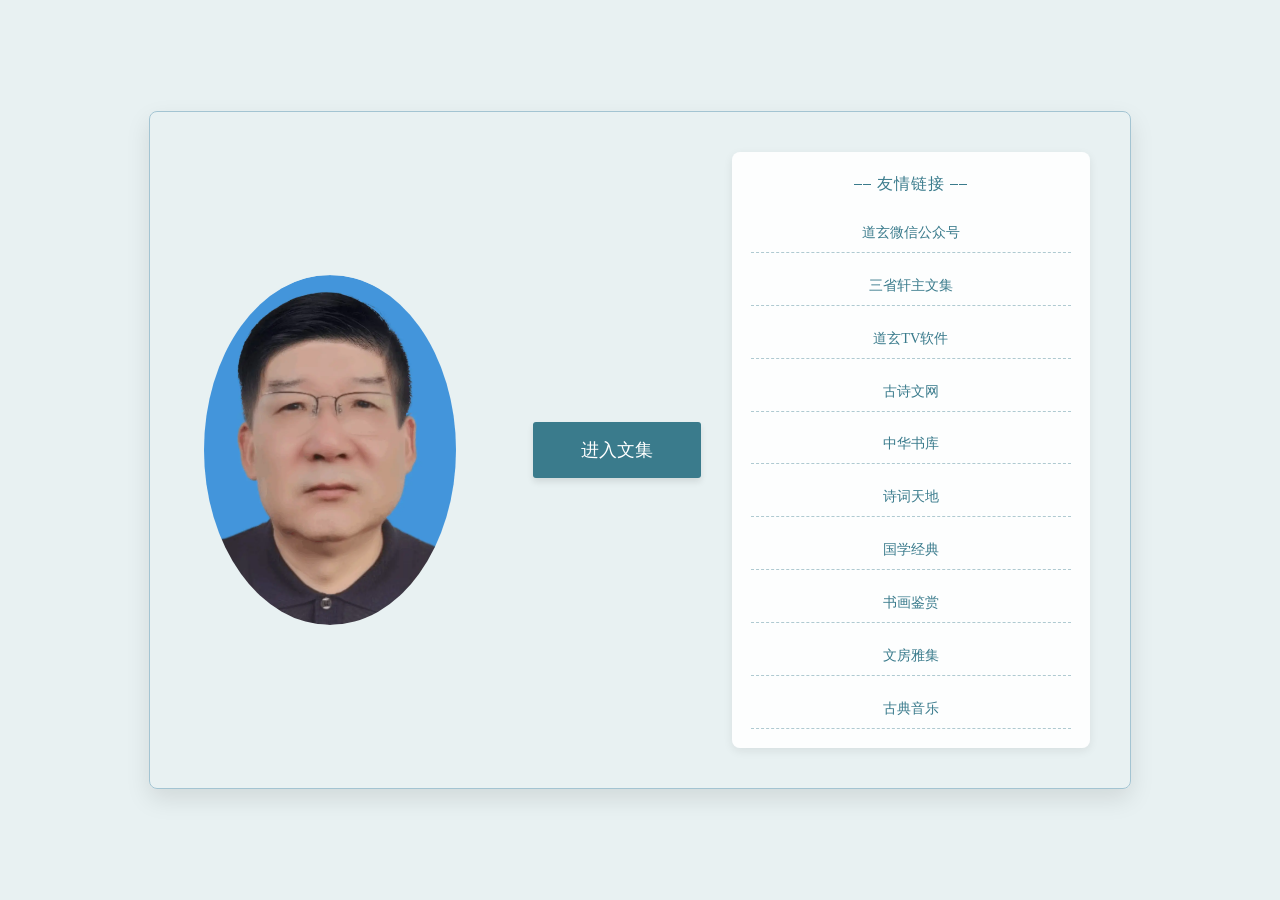
<file: index.html>
<!DOCTYPE html>
<html lang="zh-CN">
<head>
    <meta charset="UTF-8">
    <meta name="viewport" content="width=device-width, initial-scale=1.0">
    <meta name="description" content="道玄文集 - 古典诗词与散文杂记">
    <link rel="icon" href="data:image/svg+xml,<svg xmlns='http://www.w3.org/2000/svg'   viewBox='0 0 100 100'><text y='.9em' font-size='90' fill='%235a3921'>📜</text></svg>">
    <title>道玄文集</title>
    <link rel="stylesheet" href="style.css">
<!-- 百度统计代码（异步加载，不阻塞页面渲染） -->
<script async src="https://hm.baidu.com/hm.js?35b5524e050763995511f80570ae121c"></script>
    <link rel="stylesheet" href="cover.css">
</head>
<body>
    <div class="book-cover" id="bookCover">
        <div class="front-cover">
            <!-- 作者照片 -->
            <div class="author-portrait"></div>
            
            <!-- 进入文集按钮 -->
            <button class="open-book" onclick="navigateWithAnimation()">进入文集</button>
            
            <!-- 友情链接区域 -->
            <div class="links-section">
                <div class="links-title">⎯⎯ 友情链接 ⎯⎯</div>
                <div class="friend-links-grid">                  
                    <a href="https://mp.weixin.qq.com/mp/appmsgalbum?__biz=Mzk0ODc1MzcxMg==&action=getalbum&album_id=4070727578921992197#wechat_redirect"  target="_blank">道玄微信公众号</a>
                    <a href="https://6948.kstore.space/ckn/feiye.html"  target="_blank">三省轩主文集</a>
                    <a href="https://6948.kstore.space/app/index.html"  target="_blank">道玄TV软件</a>
                    <a href="https://www.gushiwen.org/"  target="_blank">古诗文网</a>
                    <a href="https://www.zhonghuashu.com/"  target="_blank">中华书库</a>
                    <a href="#" target="_blank">诗词天地</a>
                    <a href="#" target="_blank">国学经典</a>
                    <a href="#" target="_blank">书画鉴赏</a>
                    <a href="#" target="_blank">文房雅集</a>
                    <a href="#" target="_blank">古典音乐</a>
                </div>
            </div>
        </div>
    </div>
 
    <script>
        // PWA支持 
        if('serviceWorker' in navigator) {
            navigator.serviceWorker.register('sw.js?ver=1.0');    
        }
        
        // 翻页动画导航 
        function navigateWithAnimation() {
            document.getElementById('bookCover').classList.add('opened');   
            setTimeout(() => {
                window.location.href  = "index1.html";   
            }, 800);
        }
    </script>
</body>
</html>
</file>
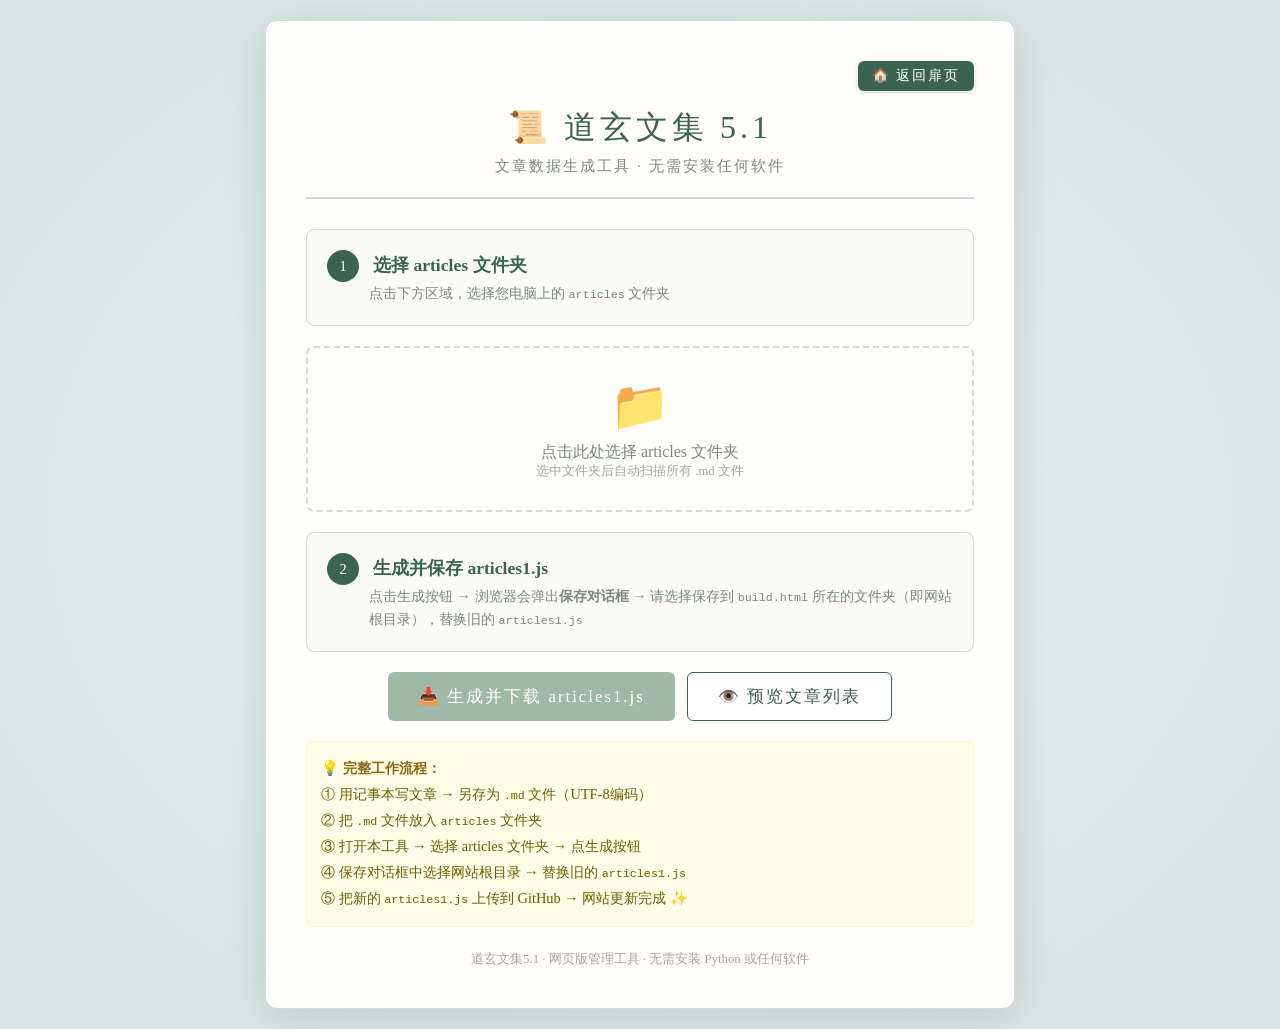
<file: build.html>
<!DOCTYPE html>
<html lang="zh-CN">
<head>
    <meta charset="UTF-8">
    <meta name="viewport" content="width=device-width, initial-scale=1.0">
    <title>道玄文集5.1 - 文章管理工具</title>
    <style>
        :root {
            --rice: #FFFEFC; --ink: #5A4A3F; --bamboo: #3A6351;
            --celadon: #E8F1F2; --border: #D1D9D9; --gold: #8B6914;
        }
        * { margin: 0; padding: 0; box-sizing: border-box; }
        body {
            font-family: "楷体", "STKaiti", "KaiTi", serif;
            background: var(--celadon);
            color: var(--ink);
            min-height: 100vh;
            display: flex; justify-content: center; align-items: center;
            padding: 20px;
            background-image: radial-gradient(ellipse at center, #E8F1F2 0%, #D5E3E0 100%);
        }
        .container {
            background: var(--rice); border-radius: 12px;
            box-shadow: 0 8px 40px rgba(0,0,0,0.12);
            border: 1px solid var(--border);
            max-width: 750px; width: 100%; padding: 40px;
        }
        
        /* 修改：返回扉页按钮样式（移入容器内） */
        .back-home-link {
            text-align: right; /* 靠右对齐 */
            margin-bottom: 15px; /* 与下方标题保持距离 */
        }
        .back-home-link .btn {
            padding: 6px 14px;
            font-size: 0.85em;
            background: var(--bamboo);
            color: white;
            border-radius: 6px;
            box-shadow: 0 2px 5px rgba(58,99,81,0.2);
            transition: all 0.3s;
            border: none;
            cursor: pointer;
            text-decoration: none;
            display: inline-block;
        }
        .back-home-link .btn:hover {
            background: #2E5040;
            transform: translateY(-1px);
        }

        .header {
            text-align: center; margin-bottom: 30px;
            border-bottom: 2px solid var(--border); padding-bottom: 20px;
        }
        .header h1 {
            color: var(--bamboo); font-size: 2em;
            font-weight: normal; letter-spacing: 4px; margin-bottom: 6px;
        }
        .header .subtitle { color: #7A8B7B; font-size: 0.95em; letter-spacing: 2px; }
        .step-card {
            background: #FAFAF7; border: 1px solid var(--border);
            border-radius: 8px; padding: 20px; margin-bottom: 16px;
        }
        .step-num {
            display: inline-block; width: 32px; height: 32px; line-height: 32px;
            text-align: center; background: var(--bamboo); color: white;
            border-radius: 50%; margin-right: 10px; font-size: 0.9em;
        }
        .step-title { font-size: 1.1em; color: var(--bamboo); margin-bottom: 8px; font-weight: bold; }
        .step-desc { color: #7A8B7B; font-size: 0.9em; line-height: 1.6; margin-left: 42px; }
        .file-input-area {
            border: 2px dashed var(--border); border-radius: 8px;
            padding: 30px; text-align: center; margin: 20px 0;
            cursor: pointer; background: #FDFDFB; transition: all 0.3s;
        }
        .file-input-area:hover { border-color: var(--bamboo); background: #F8FAF8; }
        .file-input-area input[type="file"] { display: none; }
        .btn {
            display: inline-block; padding: 12px 30px; border: none;
            border-radius: 6px; font-family: "楷体", "STKaiti", serif;
            font-size: 1.05em; cursor: pointer; transition: all 0.3s; letter-spacing: 2px;
        }
        .btn-primary {
            background: var(--bamboo); color: white;
            box-shadow: 0 3px 10px rgba(58,99,81,0.3);
        }
        .btn-primary:hover { background: #2E5040; transform: translateY(-1px); }
        .btn-primary:disabled { background: #A0B8A8; cursor: not-allowed; transform: none; box-shadow: none; }
        .btn-outline { background: white; color: var(--bamboo); border: 1px solid var(--bamboo); }
        .btn-outline:hover { background: #F0F5F2; }
        .btn-row { display: flex; gap: 12px; justify-content: center; flex-wrap: wrap; margin-top: 20px; }
        .status {
            text-align: center; padding: 12px; border-radius: 6px;
            margin-top: 16px; font-size: 0.95em; display: none;
        }
        .status.success { display: block; background: #E8F5E9; color: #2E7D32; border: 1px solid #A5D6A7; }
        .status.error { display: block; background: #FFEBEE; color: #C62828; border: 1px solid #EF9A9A; }
        .status.info { display: block; background: #E3F2FD; color: #1565C0; border: 1px solid #90CAF9; }
        .stats { display: grid; grid-template-columns: repeat(3, 1fr); gap: 12px; margin: 16px 0; }
        .stat-item {
            text-align: center; padding: 12px; background: #FDFDFB;
            border-radius: 6px; border: 1px solid var(--border);
        }
        .stat-num { font-size: 1.8em; color: var(--bamboo); font-weight: bold; }
        .stat-label { font-size: 0.85em; color: #7A8B7B; margin-top: 4px; }
        .tips {
            background: #FFFDE7; border: 1px solid #FFF9C4; border-radius: 6px;
            padding: 14px; margin-top: 20px; font-size: 0.9em;
            color: #6D5E00; line-height: 1.8;
        }
        .tips strong { color: #8B6914; }
        .footer { text-align: center; margin-top: 24px; color: #A8A59B; font-size: 0.8em; }
        .copy-area {
            width: 100%; min-height: 200px; max-height: 400px;
            font-family: "Consolas", "Microsoft YaHei", monospace;
            font-size: 0.85em; padding: 16px; border: 1px solid var(--border);
            border-radius: 6px; background: #FDFDFB; resize: vertical;
            display: none; margin-top: 16px;
        }
        .highlight-box {
            background: #E8F5E9; border: 2px solid #4CAF50; border-radius: 8px;
            padding: 16px; margin-top: 16px; text-align: center; display: none;
        }
        .highlight-box .big-icon { font-size: 3em; }
        .highlight-box .msg { font-size: 1.1em; color: #2E7D32; margin: 8px 0; }
        @media (max-width: 600px) {
            .container { padding: 20px; }
            .header h1 { font-size: 1.5em; }
            .stats { grid-template-columns: repeat(3, 1fr); gap: 8px; }
            .stat-num { font-size: 1.3em; }
        }
    </style>
</head>
<body>
    <div class="container">
        <!-- 修改：将按钮移入容器内部，放在标题上方 -->
        <div class="back-home-link">
            <a href="index.html" class="btn">🏠 返回扉页</a>
        </div>

        <div class="header">
            <h1>📜 道玄文集 5.1</h1>
            <div class="subtitle">文章数据生成工具 · 无需安装任何软件</div>
        </div>
        <!-- 步骤1 -->
        <div class="step-card">
            <span class="step-num">1</span>
            <span class="step-title">选择 articles 文件夹</span>
            <div class="step-desc">点击下方区域，选择您电脑上的 <code>articles</code> 文件夹</div>
        </div>
        <div class="file-input-area" id="dropZone" onclick="document.getElementById('folderInput').click()">
            <div style="font-size:3em;">📁</div>
            <div style="margin-top:8px;color:#7A8B7B;">点击此处选择 articles 文件夹</div>
            <div style="font-size:0.8em;color:#A8A59B;">选中文件夹后自动扫描所有 .md 文件</div>
            <input type="file" id="folderInput" webkitdirectory directory multiple>
        </div>
        <!-- 步骤2 -->
        <div class="step-card">
            <span class="step-num">2</span>
            <span class="step-title">生成并保存 articles1.js</span>
            <div class="step-desc">点击生成按钮 → 浏览器会弹出<strong>保存对话框</strong> → 请选择保存到 <code>build.html</code> 所在的文件夹（即网站根目录），替换旧的 <code>articles1.js</code></div>
        </div>
        <!-- 统计面板 -->
        <div class="stats" id="statsPanel" style="display:none;">
            <div class="stat-item">
                <div class="stat-num" id="statTotal">0</div>
                <div class="stat-label">📝 文章总数</div>
            </div>
            <div class="stat-item">
                <div class="stat-num" id="statPoem">0</div>
                <div class="stat-label">📜 诗/词</div>
            </div>
            <div class="stat-item">
                <div class="stat-num" id="statProse">0</div>
                <div class="stat-label">📖 散文/其他</div>
            </div>
        </div>
        <!-- 按钮 -->
        <div class="btn-row">
            <button class="btn btn-primary" id="btnGenerate" disabled onclick="generateAndDownload()">📥 生成并下载 articles1.js</button>
            <button class="btn btn-outline" id="btnPreview" disabled onclick="previewData()">👁️ 预览文章列表</button>
        </div>
        <!-- 状态提示 -->
        <div class="status" id="statusMsg"></div>
        <!-- 下载成功提示 -->
        <div class="highlight-box" id="successBox">
            <div class="big-icon">✅</div>
            <div class="msg"><strong>articles1.js</strong> 已开始下载！</div>
            <div style="color:#666;font-size:0.9em;">📍 请在保存对话框中，选择 <strong>build.html 所在文件夹</strong>（网站根目录）<br>⚠️ 选择"替换"旧文件即可完成更新</div>
        </div>
        <!-- 预览区域 -->
        <div id="previewArea" style="display:none;margin-top:16px;max-height:300px;overflow-y:auto;background:#FDFDFB;border:1px solid var(--border);border-radius:6px;padding:16px;font-size:0.85em;white-space:pre-wrap;font-family:monospace;"></div>
        <!-- 使用提示 -->
        <div class="tips">
            <strong>💡 完整工作流程：</strong><br>
            ① 用记事本写文章 → 另存为 <code>.md</code> 文件（UTF-8编码）<br>
            ② 把 <code>.md</code> 文件放入 <code>articles</code> 文件夹<br>
            ③ 打开本工具 → 选择 articles 文件夹 → 点生成按钮<br>
            ④ 保存对话框中选择网站根目录 → 替换旧的 <code>articles1.js</code><br>
            ⑤ 把新的 <code>articles1.js</code> 上传到 GitHub → 网站更新完成 ✨
        </div>
        <div class="footer">道玄文集5.1 · 网页版管理工具 · 无需安装 Python 或任何软件</div>
    </div>

    <script>
        let scannedArticles = [];
        document.getElementById('folderInput').addEventListener('change', function(e) {
            const files = Array.from(e.target.files);
            if (files.length === 0) return;
            const mdFiles = files.filter(f => f.name.endsWith('.md'));
            if (mdFiles.length === 0) {
                showStatus('error', '⚠️ 所选文件夹中没有找到 .md 文件，请确认选择了正确的 articles 文件夹。');
                return;
            }
            scannedArticles = [];
            let loaded = 0;
            const total = mdFiles.length;
            showStatus('info', `📖 正在读取 ${total} 个文件...`);
            mdFiles.forEach(file => {
                const reader = new FileReader();
                reader.onload = function(ev) {
                    const article = parseMarkdown(file.name, ev.target.result);
                    if (article) scannedArticles.push(article);
                    loaded++;
                    if (loaded === total) {
                        scannedArticles.sort((a, b) => a.filename.localeCompare(b.filename));
                        onScanComplete();
                    }
                };
                reader.readAsText(file);
            });
        });

function parseMarkdown(filename, content) {
    const lines = content.trim().split('\n');
    let title = '', category = '未分类', dateStr = '', bodyLines = [], headerDone = false;
    for (const line of lines) {
        const s = line.trim();
        // 提取一级标题 (# )
        if (s.startsWith('# ') && !title) {
            title = s.substring(2).trim();
            continue;
        }
        // 提取元数据 (> )
        if (s.startsWith('> ') && !headerDone) {
            const meta = s.substring(2).trim();
            const parts = meta.replace('｜', '|').split('|');
            if (parts.length >= 2) {
                category = parts[0].trim();
                dateStr = parts[1].trim();
            } else if (parts.length === 1) {
                category = parts[0].trim();
            }
            headerDone = true;
            continue;
        }
        // 跳过一级标题和元数据之间的空行
        if (!headerDone && !s) continue;
        if (title) {
            headerDone = true;
            // =====================================================
            // 修改点：识别二级标题 (##) 和三级标题 (###)
            // =====================================================
            if (s.startsWith('## ') || s.startsWith('### ')) {
                // 将二级/三级标题转换为 HTML 标签
                if (s.startsWith('## ')) {
                    bodyLines.push(`<h2>${s.substring(3).trim()}</h2>`);
                } else if (s.startsWith('### ')) {
                    bodyLines.push(`<h3>${s.substring(4).trim()}</h3>`);
                }
            } else {
                // 普通正文行
                bodyLines.push(s);
            }
        }
    }
    if (!title) return null;
    return { filename, title, category, date: dateStr, body: bodyLines.join('\n').trim() };
}
        function onScanComplete() {
            const count = scannedArticles.length;
            document.getElementById('btnGenerate').disabled = false;
            document.getElementById('btnPreview').disabled = false;
            document.getElementById('statsPanel').style.display = 'grid';
            document.getElementById('statTotal').textContent = count;
            const poems = scannedArticles.filter(a => a.category.includes('诗') || a.category.includes('词')).length;
            document.getElementById('statPoem').textContent = poems;
            document.getElementById('statProse').textContent = count - poems;
            document.getElementById('successBox').style.display = 'none';
            showStatus('success', `✅ 扫描完成！共 <strong>${count}</strong> 篇文章（诗/词 ${poems} 篇，散文/其他 ${count-poems} 篇）`);
        }

        function generateAndDownload() {
            if (scannedArticles.length === 0) {
                showStatus('error', '❌ 请先选择 articles 文件夹！');
                return;
            }
            const separator = '─'.repeat(22);
            const articleTexts = scannedArticles.map(a => 
                `${a.title}\n${a.category}｜${a.date}\n\n${a.body}`
            );
            const allText = articleTexts.join(`\n${separator}\n`);
            const jsContent = `const articlesData = \`${allText}\`;\n`;
            const blob = new Blob(['\uFEFF' + jsContent], { type: 'application/javascript;charset=utf-8' });
            const url = URL.createObjectURL(blob);
            const a = document.createElement('a');
            a.href = url;
            a.download = 'articles1.js';
            document.body.appendChild(a);
            a.click();
            document.body.removeChild(a);
            URL.revokeObjectURL(url);
            document.getElementById('successBox').style.display = 'block';
            showStatus('success', `🎉 生成成功！共 <strong>${scannedArticles.length}</strong> 篇文章<br>请在保存对话框中选择网站根目录，替换旧的 articles1.js`);
        }

        function previewData() {
            if (scannedArticles.length === 0) {
                showStatus('error', '❌ 请先选择 articles 文件夹！');
                return;
            }
            const previewArea = document.getElementById('previewArea');
            previewArea.style.display = 'block';
            let preview = `📋 文章列表预览（共 ${scannedArticles.length} 篇）\n`;
            preview += '═'.repeat(50) + '\n\n';
            scannedArticles.forEach((a, i) => {
                preview += `[${i+1}] ${a.title}\n`;
                preview += `    类型: ${a.category} | 日期: ${a.date}\n`;
                preview += `    正文: ${a.body.substring(0, 80)}...\n\n`;
            });
            previewArea.textContent = preview;
            previewArea.scrollTop = 0;
        }

        function showStatus(type, message) {
            const el = document.getElementById('statusMsg');
            el.className = 'status ' + type;
            el.innerHTML = message;
        }
    </script>
</body>
</html>
</file>
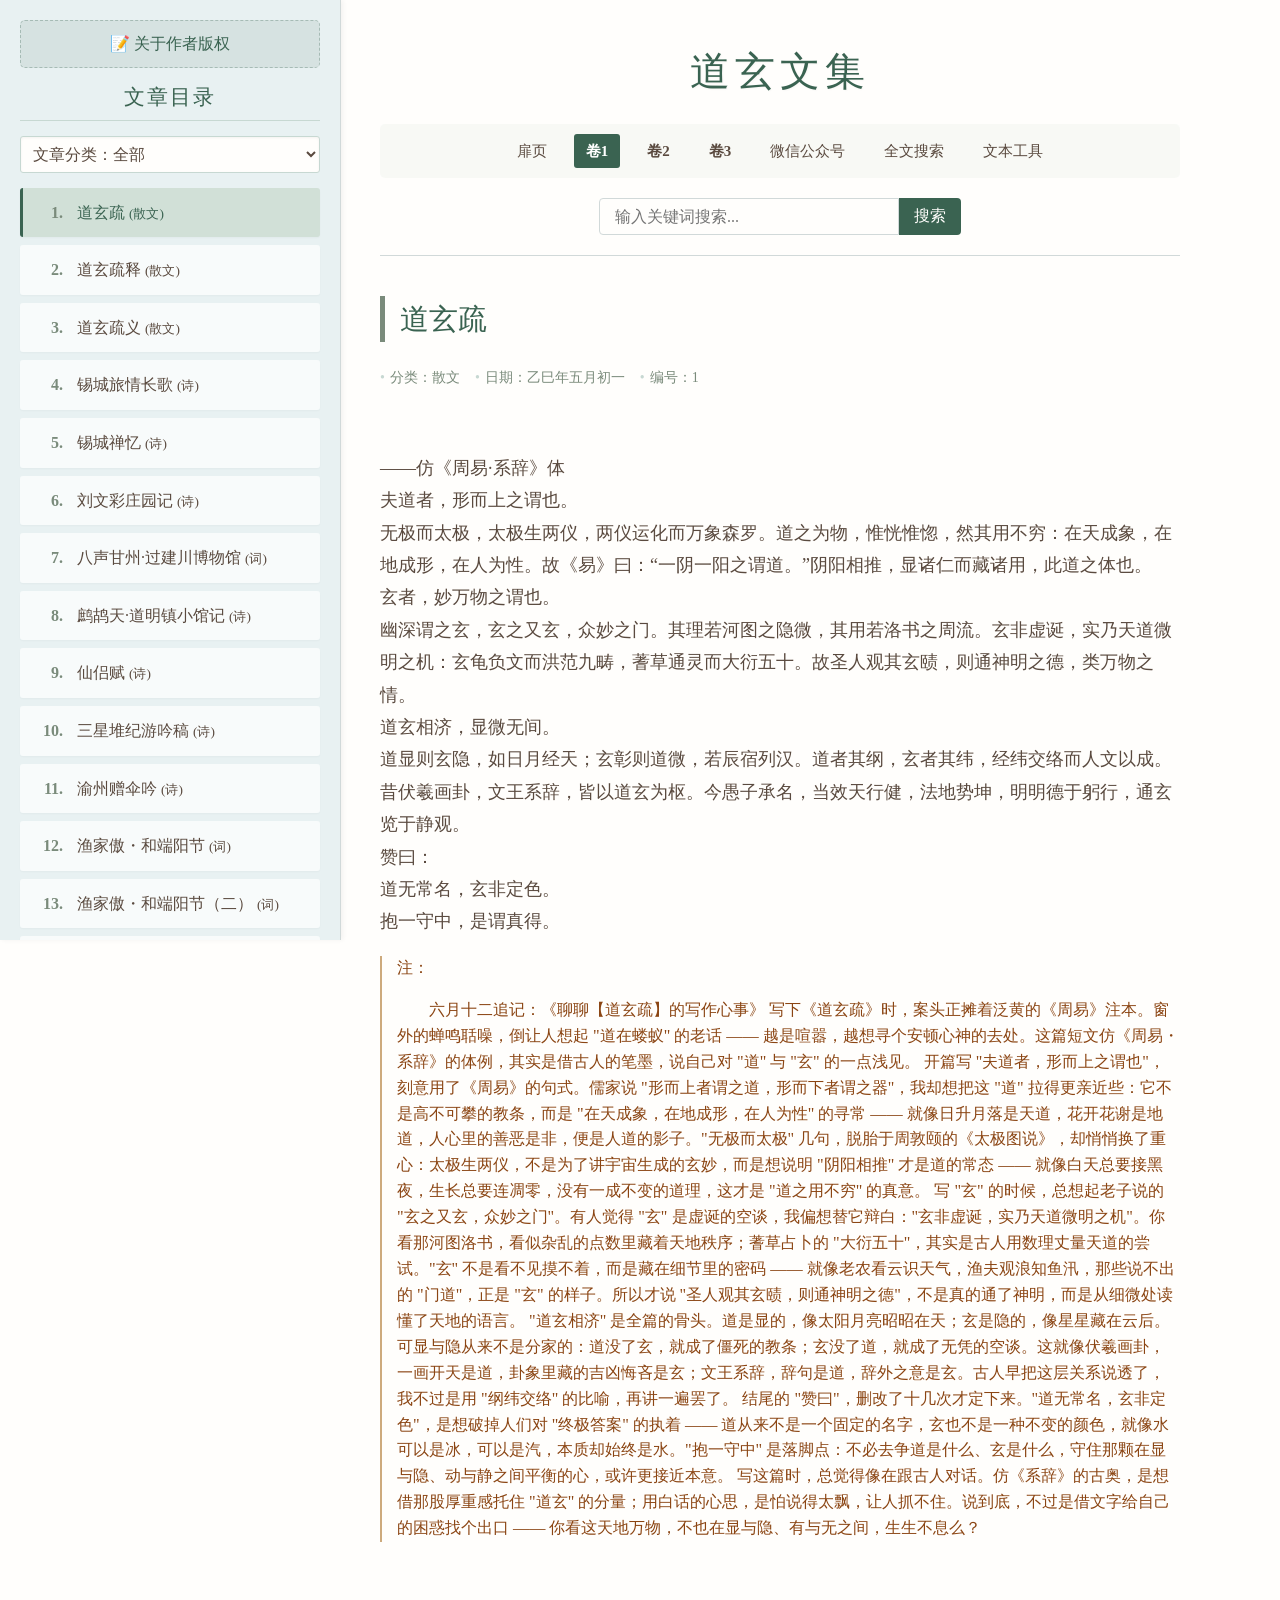
<file: index1.html>
<!DOCTYPE html>
<html lang="zh-CN">
<head>
    <meta charset="UTF-8">
    <meta name="viewport" content="width=device-width, initial-scale=1.0">
    <meta name="description" content="道玄文集 - 古典诗词与散文杂记">
    <link rel="icon" href="data:image/svg+xml,<svg xmlns='http://www.w3.org/2000/svg'  viewBox='0 0 100 100'><text y='.9em' font-size='90' fill='%235a3921'>📜</text></svg>">
    <title>道玄文集</title>
<!-- 百度统计代码（异步加载，不阻塞页面渲染） -->
<script async src="https://hm.baidu.com/hm.js?35b5524e050763995511f80570ae121c"></script>

    <link rel="stylesheet" href="style.css">
    <!-- 文章数据（通过script标签加载，兼容本地 file:// 协议） -->
    <script src="articles1.js"></script>
</head>
<body>
    <!-- 左侧目录 -->
    <aside class="sidebar">
        <div class="author-link">
            <a href="jianjie.html" class="author-copyright-link">
                📝 关于作者版权 
            </a>
        </div>
        
        <h2>文章目录</h2>
        
        <div class="filter-container">
            <select class="filter-select" id="categoryFilter" onchange="filterArticles()">
                <option value="" disabled selected>文章分类：全部</option>
                <option value="all">全部</option>
                <option value="诗">诗</option>
                <option value="词">词</option>
                <option value="散文">散文</option>
                <option value="其它">其它</option>
            </select>
        </div>
        
        <ul class="article-list" id="articleList">
            <!-- 动态生成目录 -->
            <li><div class="loading">📖 加载文章中稍等...</div></li>
        </ul>
    </aside>
    
    <!-- 移动端侧边栏切换按钮 -->
    <div class="sidebar-toggle" onclick="toggleSidebar()">
        <span id="sidebar-icon">≡</span>
    </div>
    
    <!-- 右侧文章 -->
    <main class="content" id="articleContent">
        <header class="collection-header">
            <h1 lang="zh">道玄文集</h1>
            
            <!-- 页面导航（卷按钮将动态插入此处） -->
            <nav class="page-navigation" id="mainNav">
                <a href="index.html"  class="page-link">扉页</a>
                <a href="https://mp.weixin.qq.com/mp/appmsgalbum?__biz=Mzk0ODc1MzcxMg==&action=getalbum&album_id=4070727578921992197#wechat_redirect"  class="page-link">微信公众号</a>
                <a href="search.html" class="page-link">全文搜索</a>
                <a href="build.html"  class="page-link">文本工具</a>              
            </nav>
            
            <div role="search" class="search-bar">
                <input type="search" id="searchInput" placeholder="输入关键词搜索..." aria-label="搜索文章">
                <button onclick="searchArticles()">搜索</button>
            </div>
        </header>
        
        <div class="tab-nav">
            <button class="tab-btn active" onclick="switchTab('catalog')">目录</button>
            <button class="tab-btn" onclick="switchTab('article')">文章</button>
        </div>
        
        <div class="tab-content active" id="catalogTab">
            <!-- 目录内容已在侧边栏显示 -->
        </div>
        
        <div class="tab-content" id="articleTab">
            <nav class="article-nav">
                <a href="#" id="prevArticle">← 上一篇</a>
                <a href="#" id="nextArticle">下一篇 →</a>
            </nav>
            
            <article>
                <h1 class="article-title" id="articleTitle">欢迎来到道玄文集</h1>
                <div class="article-meta" id="articleMeta">
                    <span>请从左侧选择文章</span>
                </div>
                <div class="article-content" id="articleText">
                    <p>请等待加载...</p>
                </div>
            </article>
            
            <nav class="article-nav">
                <a href="#" id="prevArticleBottom">← 上一篇</a>
                <a href="#" id="nextArticleBottom">下一篇 →</a>
            </nav>
        </div>
    </main>
    
    <!-- 悬浮导航 -->
    <div class="article-float-nav">
        <a href="#" id="mobilePrevArticle">← 上一篇</a>
        <a href="#" id="mobileNextArticle">下一篇 →</a>
    </div>
 
    <script>
        // ============================================================
        // 1. 全局变量
        // ============================================================
        let articles = [];
        let currentArticleIndex = 0;
        let currentSearchKeyword = '';
        let activeFilter = 'all';
        let sidebarHidden = false;
        let lastScrollTop = 0;
        let searchTimer = null;
        let isDataLoaded = false;

        // ============================================================
        // 2. 分卷相关变量与函数（新增）
        // ============================================================
        let currentVolume = 1;
        const ARTICLES_PER_VOLUME = 50;

        function getTotalVolumes() {
            return Math.ceil(articles.length / ARTICLES_PER_VOLUME);
        }

        function getCurrentVolumeArticles() {
            const start = (currentVolume - 1) * ARTICLES_PER_VOLUME;
            const end = Math.min(start + ARTICLES_PER_VOLUME, articles.length);
            return articles.slice(start, end);
        }

        // 动态生成卷导航按钮
        function renderVolumeNav() {
            const total = getTotalVolumes();
            if (total <= 1) {
                // 只有一卷时，移除所有卷按钮（保留扉页等固定链接）
                document.querySelectorAll('.volume-btn').forEach(btn => btn.remove());
                return;
            }
            
            const navContainer = document.getElementById('mainNav');
            // 移除旧的卷按钮（只移除带有 volume-btn 类的）
            navContainer.querySelectorAll('.volume-btn').forEach(btn => btn.remove());
            
            // 找到“微信公众号”链接作为插入锚点
            const wechatLink = navContainer.querySelector('a[href*="wechat"]');
            
            for (let i = 1; i <= total; i++) {
                const a = document.createElement('a');
                a.href = '#';
                a.className = 'page-link volume-btn' + (i === currentVolume ? ' active' : '');
                a.dataset.vol = i;
                a.textContent = '卷' + i;
                a.onclick = function(e) {
                    e.preventDefault();
                    switchVolume(i);
                };
                // 插入到“微信公众号”链接之前
                navContainer.insertBefore(a, wechatLink);
            }
        }

        // 切换卷
        function switchVolume(vol) {
            if (vol === currentVolume) return;
            currentVolume = vol;
            // 更新导航按钮高亮
            document.querySelectorAll('.volume-btn').forEach(btn => {
                btn.classList.toggle('active', parseInt(btn.dataset.vol) === vol);
            });
            // 重置分类筛选为“全部”
            const filterSelect = document.getElementById('categoryFilter');
            if (filterSelect) {
                filterSelect.value = 'all';
                activeFilter = 'all';
            }
            // 清空搜索关键词
            currentSearchKeyword = '';
            document.getElementById('searchInput').value = '';
            // 重新渲染目录
            renderArticleList();
            // 加载当前卷的第一篇文章
            const filtered = applyFilters();
            if (filtered.length > 0) {
                loadArticle(articles.indexOf(filtered[0]));
            } else {
                document.getElementById('articleText').innerHTML = '<div class="loading">📭 该卷暂无文章</div>';
                document.getElementById('articleTitle').textContent = '欢迎来到道玄文集';
                document.getElementById('articleMeta').innerHTML = '<span>请从左侧选择文章</span>';
            }
        }

        // ============================================================
        // 3. 从 articles1.js 加载数据
        // ============================================================

function loadArticlesFromTxt() {
    try {
        if (typeof articlesData === 'undefined') {
            throw new Error('articlesData 未定义，请确保 articles1.js 已正确加载');
        }
        
        const parsed = parseArticlesFromTxt(articlesData);
        if (parsed.length === 0) {
            throw new Error('未能解析出任何文章，请检查格式');
        }
        
        articles = parsed;
        isDataLoaded = true;
        console.log('✅ 成功加载 ' + articles.length + ' 篇文章');
        
        renderVolumeNav();
        renderArticleList();
        
        // 检查 URL 参数，支持从搜索页跳转
        const urlParams = new URLSearchParams(window.location.search);
        const articleId = urlParams.get('article');
        if (articleId !== null) {
            const index = parseInt(articleId);
            if (!isNaN(index) && index >= 0 && index < articles.length) {
                const vol = Math.floor(index / ARTICLES_PER_VOLUME) + 1;
                if (vol !== currentVolume) {
                    switchVolume(vol);
                }
                setTimeout(() => loadArticle(index), 300);
                return;
            }
        }
        
        if (articles.length > 0) {
            loadArticle(0);
        }
                
    } catch (error) {
        console.error('❌ 加载失败:', error);
        document.getElementById('articleList').innerHTML = 
            '<li style="text-align: center; padding: 20px; color: #c0392b;">' +
                '⚠️ 加载失败：' + error.message + '<br>' +
                '<small>请确保 articles1.js 文件存在于同一目录下</small>' +
            '</li>';
        document.getElementById('articleText').innerHTML = 
            '<div class="loading" style="color: #c0392b;">' +
                '⚠️ 数据加载失败<br>' +
                '<small>' + error.message + '</small>' +
            '</div>';
    }
}

        // ============================================================
        // 4. 解析 TXT 文件（移植自 txt2json.html）
        // ============================================================
        function parseArticlesFromTxt(text) {
            // 分隔符：至少4个连续的中文破折号、等号、星号等
            const separator = /[─═━─=※§]{4,}|\n{2,}[*#]{3,}\n{2,}/;
            const rawDocs = text.split(separator);
            const results = [];
            let id = 1;

            for (const doc of rawDocs) {
                const trimmed = doc.trim();
                if (!trimmed) continue;
                
                const parsed = parseSingleDocument(trimmed, id++);
                if (parsed) results.push(parsed);
            }
            
            return results;
        }

        function parseSingleDocument(docText, id) {
            const lines = docText.split('\n');
            if (lines.length < 2) return null;

            // 标题：去掉书名号
            let title = lines[0].trim().replace(/^[《\s]+|[》\s]+$/g, '');

            // 第二行：分类｜日期
            const metaLine = lines[1].trim();
            let category = '其它';
            let date = '未标注日期';

            // 尝试匹配 "分类｜日期" 格式
            const metaMatch = metaLine.match(/^([^｜|]+)[｜|]\s*(.*)$/);
            if (metaMatch) {
                const rawCategory = metaMatch[1].trim();
                if (/诗|绝|律/.test(rawCategory)) category = '诗';
                else if (/词|令|引/.test(rawCategory)) category = '词';
                else if (/散文|赋|记/.test(rawCategory)) category = '散文';
                else category = rawCategory;
                
                date = metaMatch[2].trim() || '未标注日期';
            }

            // 正文：从第3行开始
            let contentLines = [];
            let notes = [];
            let inNotes = false;
            let noteType = '注';

            for (let i = 2; i < lines.length; i++) {
                const line = lines[i];
                const trimmedLine = line.trim();

                // 检测注释开始
                const noteStart = trimmedLine.match(/^(注|注释|附|附记|附注)[：:]/);
                if (noteStart) {
                    inNotes = true;
                    noteType = noteStart[1];
                    const noteContent = line.replace(new RegExp(`^${noteType}[：:]`), '').trim();
                    if (noteContent) notes.push(noteContent);
                    continue;
                }

                if (inNotes) {
                    if (trimmedLine) notes.push(trimmedLine);
                } else {
                    contentLines.push(line);
                }
            }

            // 构建 HTML 内容
            let content = contentLines.join('\n');
            
            // 处理换行：保留空行，用于诗词格式
            content = content.replace(/\n/g, '<br>');
            
            // 如果正文中包含连续的两个<br>，说明是分段，用</p><p>包裹
            const paragraphs = content.split(/<br>\s*<br>/);
            if (paragraphs.length > 1) {
                content = paragraphs.map(p => '<p>' + p.trim() + '</p>').join('');
            } else {
                content = '<p>' + content + '</p>';
            }

            // 添加注释
            if (notes.length > 0) {
                content += `<p>${noteType}：</p><p>${notes.join(' ')}</p>`;
            }

            return {
                id: id,
                title: title,
                category: category,
                date: date,
                content: content
            };
        }

        // ============================================================
        // 5. 核心渲染与交互函数（已修改 applyFilters 支持分卷）
        // ============================================================
        
        // 渲染目录
        function renderArticleList() {
            const filteredArticles = applyFilters();
            const listContainer = document.getElementById('articleList');
            const fragment = document.createDocumentFragment();

            if (filteredArticles.length > 0) {
                filteredArticles.forEach((article, index) => {
                    const li = document.createElement('li');
                    const realIndex = articles.indexOf(article);
                    li.innerHTML = `
                        <a href="#" onclick="loadArticle(${realIndex})" class="${currentArticleIndex === realIndex ? 'active' : ''}">
                            <span class="article-number">${realIndex + 1}.</span>
                            ${currentSearchKeyword ? highlightKeyword(article.title, currentSearchKeyword) : article.title}
                            <small>(${article.category})</small>
                        </a>
                    `;
                    fragment.appendChild(li);
                });
            } else {
                const li = document.createElement('li');
                li.innerHTML = `<div style="text-align:center;padding:15px;color:#7A8B7B;">没有找到符合条件的文章</div>`;
                fragment.appendChild(li);
            }

            listContainer.innerHTML = '';
            listContainer.appendChild(fragment);
        }

        // 应用筛选：先按卷筛选，再按分类筛选
        function applyFilters() {
            // 先按卷筛选
            let filtered = getCurrentVolumeArticles();
            
            // 再按分类筛选
            if (activeFilter === '散文') {
                filtered = filtered.filter(a => a.category === '散文');
            } else if (activeFilter === '诗') {
                filtered = filtered.filter(a => a.category === '诗');
            } else if (activeFilter === '词') {
                filtered = filtered.filter(a => a.category === '词');
            } else if (activeFilter === '其它') {
                filtered = filtered.filter(a => a.category !== '诗' && a.category !== '词' && a.category !== '散文');
            }
            return filtered;
        }

        function filterArticles() {
            const val = document.getElementById('categoryFilter').value;
            if (val) {
                activeFilter = val;
                renderArticleList();
                const filtered = applyFilters();
                if (filtered.length > 0 && !filtered.includes(articles[currentArticleIndex])) {
                    loadArticle(articles.indexOf(filtered[0]));
                }
            }
        }

        function loadArticle(index) {
            if (!articles.length || index < 0 || index >= articles.length) return;
            
            document.getElementById('articleText').innerHTML = '<div class="loading">🕯️ 文章加载中...</div>';
            
            setTimeout(() => {
                const article = articles[index];
                currentArticleIndex = index;
                
                document.getElementById('articleTitle').textContent = article.title;
                document.getElementById('articleMeta').innerHTML = `
                    <span>分类：${article.category}</span>
                    <span>日期：${article.date}</span>
                    <span>编号：${article.id}</span>
                `;

                let content = article.content;
                
                // 注释样式
                content = content
                    .replace(/<p>(注[:：][\s\S]*?)(?=<p>《|$)/g, '<div class="annotation">$1</div>')
                    .replace(/<p>(附[:：][\s\S]*?)(?=<p>《|$)/g, '<div class="annotation">$1</div>')
                    .replace(/<p>(注释[:：][\s\S]*?)(?=<p>《|$)/g, '<div class="annotation">$1</div>')
                    .replace(/<p>(附注[:：][\s\S]*?)(?=<p>《|$)/g, '<div class="annotation">$1</div>')
                    .replace(/<p>(附记[:：][\s\S]*?)(?=<p>《|$)/g, '<div class="annotation">$1</div>')
                    .replace(/<p>《(.*?)》<\/p>/g, '<p class="poem-title">《$1》</p>');

                // 非诗词类段落缩进
                if (article.category !== '诗' && article.category !== '词') {
                    content = content.replace(/<p>/g, '<p class="paragraph-indent">');
                }

                if (currentSearchKeyword) {
                    content = highlightContent(content, currentSearchKeyword);
                }

                document.getElementById('articleText').innerHTML = content;
                updateNavButtons();

                // 更新目录高亮（修正索引匹配）
                document.querySelectorAll('.article-list a').forEach((a, i) => {
                    const currentList = applyFilters();
                    const realIndex = i < currentList.length ? articles.indexOf(currentList[i]) : -1;
                    a.classList.toggle('active', realIndex === index);
                });

                if (window.innerWidth <= 768) {
                    switchTab('article');
                }
            }, 100);
        }

        function updateNavButtons() {
            const filtered = applyFilters();
            const currentFilteredIndex = filtered.indexOf(articles[currentArticleIndex]);
            
            document.querySelectorAll('#prevArticle, #prevArticleBottom, #mobilePrevArticle').forEach(btn => {
                if (currentFilteredIndex > 0) {
                    btn.style.visibility = 'visible';
                    btn.onclick = function(e) {
                        e.preventDefault();
                        loadArticle(articles.indexOf(filtered[currentFilteredIndex - 1]));
                    };
                } else {
                    btn.style.visibility = 'hidden';
                    btn.onclick = null;
                }
            });

            document.querySelectorAll('#nextArticle, #nextArticleBottom, #mobileNextArticle').forEach(btn => {
                if (currentFilteredIndex < filtered.length - 1) {
                    btn.style.visibility = 'visible';
                    btn.onclick = function(e) {
                        e.preventDefault();
                        loadArticle(articles.indexOf(filtered[currentFilteredIndex + 1]));
                    };
                } else {
                    btn.style.visibility = 'hidden';
                    btn.onclick = null;
                }
            });
        }

        function searchArticles() {
            currentSearchKeyword = document.getElementById('searchInput').value.trim().toLowerCase();
            if (!currentSearchKeyword) {
                renderArticleList();
                const filtered = applyFilters();
                if (filtered.length > 0) loadArticle(articles.indexOf(filtered[0]));
                return;
            }

            // 搜索只在当前卷内进行
            const currentVolumeArticles = getCurrentVolumeArticles();
            const filtered = currentVolumeArticles.filter(a =>
                a.title.toLowerCase().includes(currentSearchKeyword) ||
                a.content.toLowerCase().includes(currentSearchKeyword) ||
                a.category.toLowerCase().includes(currentSearchKeyword)
            );

            const listContainer = document.getElementById('articleList');
            if (filtered.length === 0) {
                listContainer.innerHTML = `<li style="text-align:center;padding:15px;color:#7A8B7B;">在当前卷中未找到包含"${currentSearchKeyword}"的文章</li>`;
                return;
            }

            listContainer.innerHTML = filtered.map(a => `
                <li>
                    <a href="#" onclick="loadArticle(${articles.indexOf(a)})">
                        <span class="article-number">${a.id}.</span>
                        ${highlightKeyword(a.title, currentSearchKeyword)}
                        <small>(${a.category})</small>
                    </a>
                </li>
            `).join('');

            loadArticle(articles.indexOf(filtered[0]));
        }

        function highlightKeyword(text, keyword) {
            if (!keyword) return text;
            return text.replace(new RegExp(`(${keyword})`, 'gi'), '<span class="highlight">$1</span>');
        }

        function highlightContent(html, keyword) {
            if (!keyword) return html;
            return html.replace(new RegExp(`(${keyword})`, 'gi'), '<span class="highlight">$1</span>');
        }

        function switchTab(tabId) {
            document.querySelectorAll('.tab-btn').forEach(b => b.classList.remove('active'));
            document.querySelectorAll('.tab-content').forEach(t => t.classList.remove('active'));
            document.querySelector(`.tab-btn[onclick="switchTab('${tabId}')"]`)?.classList.add('active');
            document.getElementById(tabId + 'Tab')?.classList.add('active');
            if (tabId === 'article') {
                document.getElementById('articleContent').scrollIntoView({ behavior: 'smooth', block: 'start' });
            }
        }

        function toggleSidebar() {
            const sidebar = document.querySelector('.sidebar');
            sidebarHidden = !sidebarHidden;
            sidebar.classList.toggle('hidden', sidebarHidden);
            document.getElementById('sidebar-icon').textContent = sidebarHidden ? '≡' : '×';
        }

        function initSidebar() {
            const isMobile = window.innerWidth <= 768;
            const toggle = document.querySelector('.sidebar-toggle');
            if (isMobile) {
                toggle.style.display = 'flex';
                document.querySelector('.sidebar').classList.remove('hidden');
                document.getElementById('sidebar-icon').textContent = '≡';
                sidebarHidden = false;
            } else {
                toggle.style.display = 'none';
            }
        }

        function initMobileTabs() {
            if (window.innerWidth <= 768) {
                document.querySelector('.tab-nav').style.display = 'flex';
                document.getElementById('catalogTab').style.display = 'block';
            }
        }

        // ============================================================
        // 6. 初始化
        // ============================================================
        document.addEventListener('DOMContentLoaded', function() {
            // 加载数据
            loadArticlesFromTxt();

            // 事件监听
            document.getElementById('searchInput').addEventListener('input', function() {
                clearTimeout(searchTimer);
                searchTimer = setTimeout(searchArticles, 300);
            });

            window.addEventListener('scroll', function() {
                const isMobile = window.innerWidth <= 768;
                if (isMobile) {
                    const scrollTop = window.scrollY;
                    const sidebar = document.querySelector('.sidebar');
                    if (scrollTop > 100 && scrollTop > lastScrollTop && !sidebarHidden) {
                        sidebar.classList.add('hidden');
                        sidebarHidden = true;
                        document.getElementById('sidebar-icon').textContent = '≡';
                    } else if (scrollTop < 50 && sidebarHidden) {
                        sidebar.classList.remove('hidden');
                        sidebarHidden = false;
                        document.getElementById('sidebar-icon').textContent = '×';
                    }
                    lastScrollTop = scrollTop;
                }
            });

            window.addEventListener('resize', initSidebar);

            // 键盘导航
            document.addEventListener('keydown', function(e) {
                if (e.key === 'ArrowLeft') {
                    const filtered = applyFilters();
                    const idx = filtered.indexOf(articles[currentArticleIndex]);
                    if (idx > 0) loadArticle(articles.indexOf(filtered[idx - 1]));
                } else if (e.key === 'ArrowRight') {
                    const filtered = applyFilters();
                    const idx = filtered.indexOf(articles[currentArticleIndex]);
                    if (idx < filtered.length - 1) loadArticle(articles.indexOf(filtered[idx + 1]));
                }
            });

            initSidebar();
            initMobileTabs();
        });
    </script>
</body>
</html>
</file>
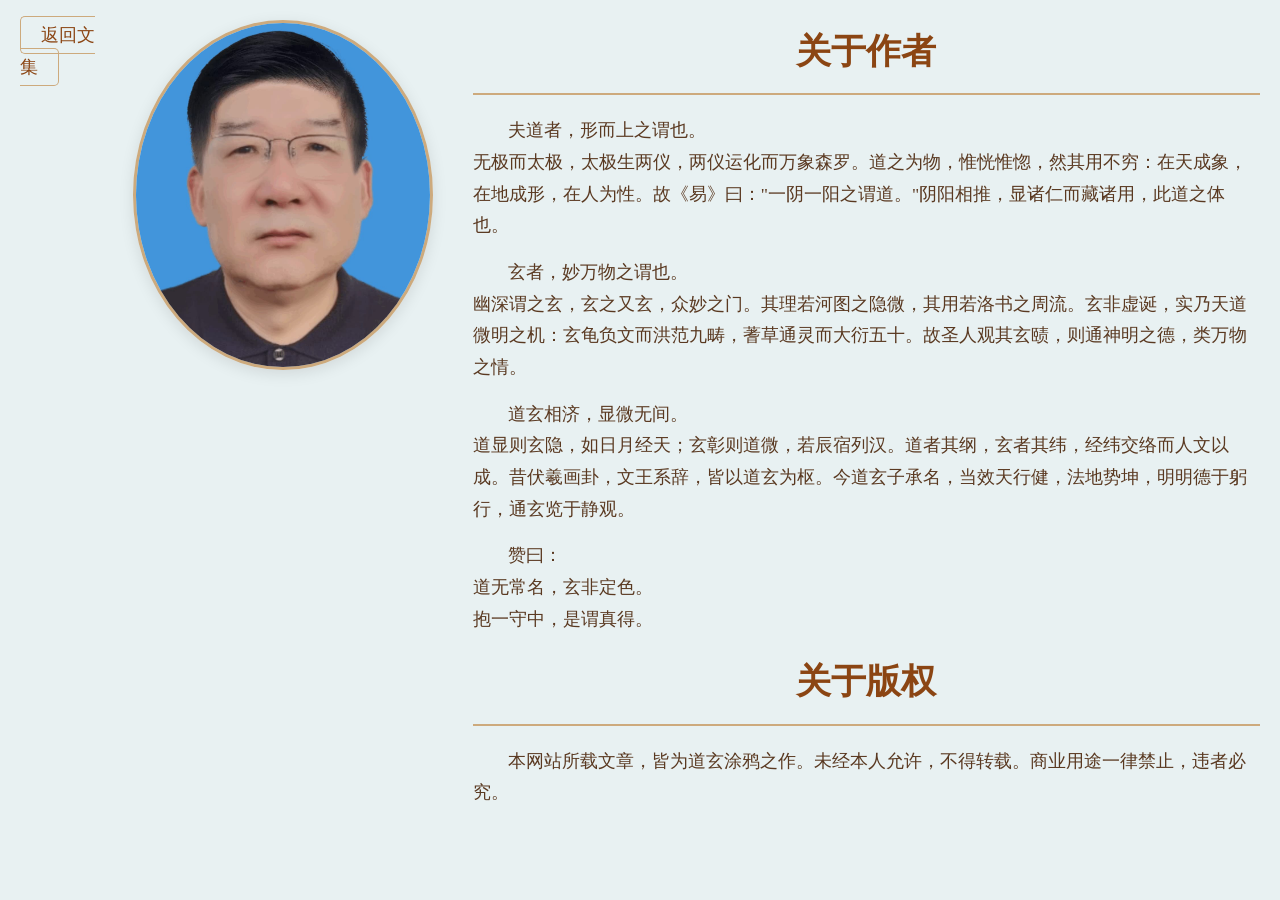
<file: jianjie.html>
<!DOCTYPE html>
<html lang="zh-CN">
<head>
    <meta charset="UTF-8">
    <meta name="viewport" content="width=device-width, initial-scale=1.0">
    <meta name="description" content="道玄文集 - 古典诗词与散文杂记">
    <link rel="icon" href="data:image/svg+xml,<svg xmlns='http://www.w3.org/2000/svg'  viewBox='0 0 100 100'><text y='.9em' font-size='90' fill='%235a3921'>📜</text></svg>">
    <title>作者简介 - 道玄文集</title>
    <link rel="stylesheet" href="style.css">
    <style>
        /* 全局重置 */
        * {
            margin: 0;
            padding: 0;
            box-sizing: border-box;
        }
 
        /* 主站风格加持 */
        body {
            font-family: "楷体", serif;
            background-color: #E8F1F2;
            color: #5a3921;
            line-height: 1.8;
            padding: 20px;
        }
 
        /* 导航栏庄严 */
        .top-nav ul {
            list-style: none;
            display: flex;
            justify-content: center;
            margin-bottom: 30px;
        }
 
        .top-nav li a {
            text-decoration: none;
            color: #8b4513;
            font-size: 1.1rem;
            padding: 8px 20px;
            border: 1px solid #cdaa7d;
            border-radius: 5px;
            transition: all 0.3s;
        }
 
        .top-nav li a:hover {
            background-color: #8b4513;
            color: #f0e6d2;
        }
 
        /* 内容区布局 */
        .about-container {
            max-width: 1200px;
            margin: 0 auto;
        }
 
        .about-content {
            display: flex;
            flex-wrap: wrap;
            justify-content: center;
            gap: 40px;
            align-items: flex-start;
        }
 
        /* 移植的椭圆形照片代码 */
        .profile-image {
            width: 300px;
            height: 350px; /* 调整高度使成椭圆 */
            border-radius: 50%;
            object-fit: cover;
            object-position: center;
            border: 3px solid #cdaa7d;
            box-shadow: 0 4px 15px rgba(0,0,0,0.1);
        }
 
        /* 文字区庄严 */
        .profile-text {
            flex: 1;
            min-width: 300px;
            max-width: 800px;
        }
 
        .profile-text h1 {
            color: #8b4513;
            font-size: 2.2rem;
            border-bottom: 2px solid #cdaa7d;
            padding-bottom: 10px;
            margin-bottom: 20px;
            text-align: center;
        }
 
        .profile-text p {
            font-size: 1.1rem;
            margin-bottom: 15px;
            text-indent: 2em;
        }
 
        /* 响应式加持 */
        @media (max-width: 768px) {
            .about-content {
                flex-direction: column;
                align-items: center;
            }
            
            .profile-image {
                width: 250px;
                height: 300px; /* 保持椭圆比例 */
                margin-bottom: 20px;
            }
            
            .top-nav li a {
                padding: 6px 15px;
                font-size: 1rem;
            }
        }
    </style>
</head>
<body>
    <!-- 导航栏 -->
    <nav class="top-nav">
        <ul>
            <li><a href="index1.html">  返回文集</a></li>
        </ul>
    </nav>
 
    <!-- 内容区 -->
    <div class="about-container">
        <div class="about-content">
            <!-- 移植的椭圆形照片 -->
            <img src="wsf.jpg" alt="作者肖像"   alt="作者法相" class="profile-image">
            
            <div class="profile-text">
                <h1>关于作者</h1>
<p>夫道者，形而上之谓也。<br>无极而太极，太极生两仪，两仪运化而万象森罗。道之为物，惟恍惟惚，然其用不穷：在天成象，在地成形，在人为性。故《易》曰："一阴一阳之谓道。"阴阳相推，显诸仁而藏诸用，此道之体也。</p><p>玄者，妙万物之谓也。<br>幽深谓之玄，玄之又玄，众妙之门。其理若河图之隐微，其用若洛书之周流。玄非虚诞，实乃天道微明之机：玄龟负文而洪范九畴，蓍草通灵而大衍五十。故圣人观其玄赜，则通神明之德，类万物之情。</p><p>道玄相济，显微无间。<br>道显则玄隐，如日月经天；玄彰则道微，若辰宿列汉。道者其纲，玄者其纬，经纬交络而人文以成。昔伏羲画卦，文王系辞，皆以道玄为枢。今道玄子承名，当效天行健，法地势坤，明明德于躬行，通玄览于静观。</p><p>赞曰：<br>道无常名，玄非定色。<br>抱一守中，是谓真得。</p>
<h1>关于版权</h1>
<p>本网站所载文章，皆为道玄涂鸦之作。未经本人允许，不得转载。商业用途一律禁止，违者必究。</p 
 
            </div>
        </div>
    </div>
</body>
</html>
</file>
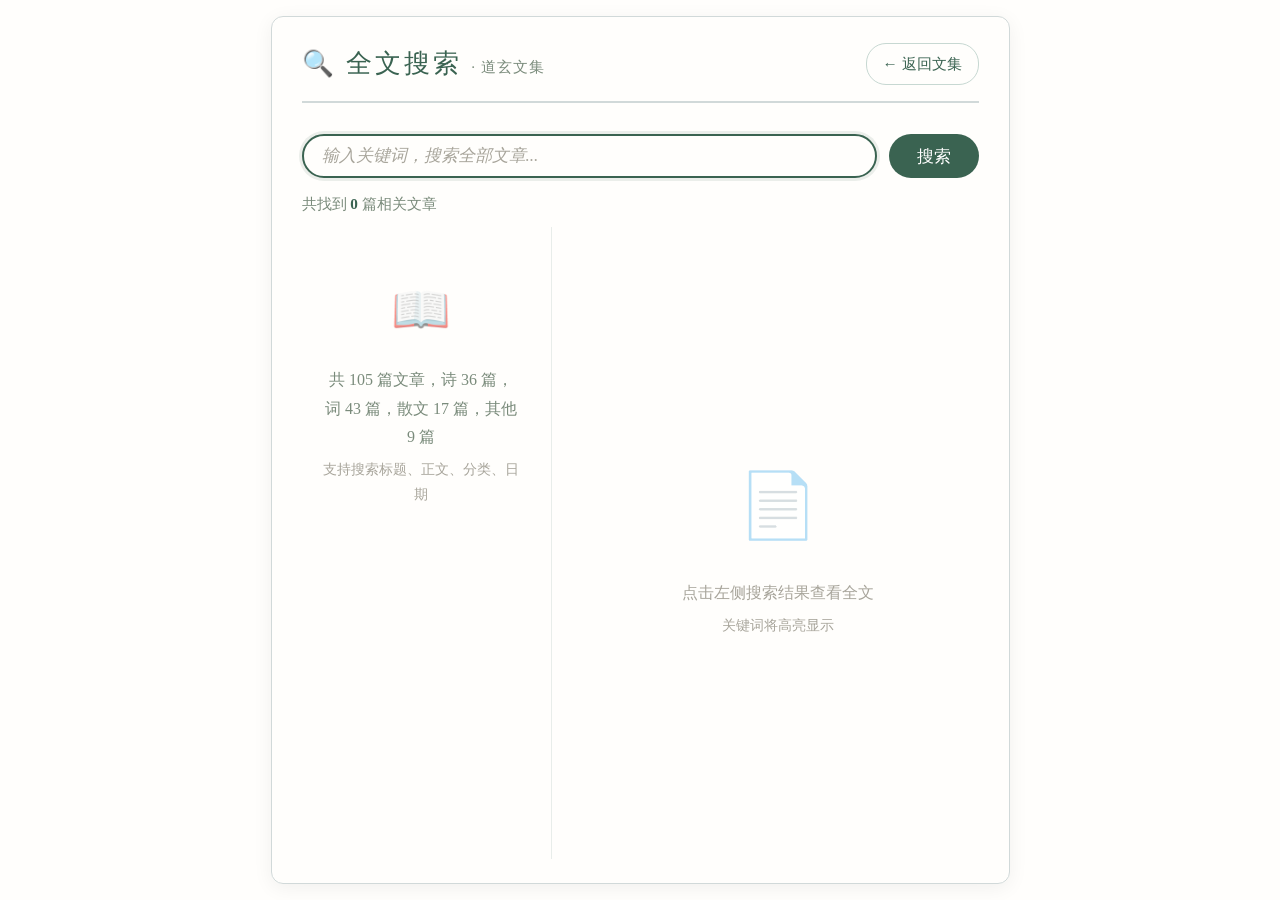
<file: search.html>
<!DOCTYPE html>
<html lang="zh-CN">
<head>
    <meta charset="UTF-8">
    <meta name="viewport" content="width=device-width, initial-scale=1.0">
    <meta name="description" content="道玄文集 - 全文搜索">
    <link rel="icon" href="data:image/svg+xml,<svg xmlns='http://www.w3.org/2000/svg'  viewBox='0 0 100 100'><text y='.9em' font-size='90' fill='%235a3921'>📜</text></svg>">
    <title>全文搜索 - 道玄文集</title>
    <link rel="stylesheet" href="style.css">
    <style>
        /* ===== 全局样式 ===== */
        * {
            box-sizing: border-box;
            margin: 0;
            padding: 0;
        }
        
        body {
            font-family: "楷体", "宋体", serif;
            background: #FFFEFC;
            color: #5A4A3F;
            min-height: 100vh;
            padding: 16px;
            line-height: 1.8;
        }
        
        .container {
            max-width: 1400px;
            margin: 0 auto;
            background: rgba(255, 254, 252, 0.95);
            border-radius: 12px;
            padding: 24px 30px;
            box-shadow: 0 4px 20px rgba(0,0,0,0.06);
            border: 1px solid #D1D9D9;
            height: calc(100vh - 32px);
            display: flex;
            flex-direction: column;
        }
        
        /* ===== 头部 ===== */
        .header {
            display: flex;
            justify-content: space-between;
            align-items: center;
            flex-wrap: wrap;
            border-bottom: 2px solid #D1D9D9;
            padding-bottom: 14px;
            margin-bottom: 16px;
            flex-shrink: 0;
        }
        
        .header h1 {
            font-size: 1.6em;
            color: #3A6351;
            font-weight: normal;
            letter-spacing: 3px;
        }
        
        .header h1 span {
            font-size: 0.6em;
            color: #7A8B7B;
            font-weight: normal;
            letter-spacing: 1px;
        }
        
        .back-link {
            color: #3A6351;
            text-decoration: none;
            padding: 6px 16px;
            border: 1px solid #C7D8D2;
            border-radius: 20px;
            transition: all 0.3s;
            font-size: 0.95em;
        }
        
        .back-link:hover {
            background: #3A6351;
            color: white;
        }
        
        /* ===== 搜索框 ===== */
        .search-bar {
            display: flex;
            gap: 12px;
            margin-bottom: 12px;
            flex-shrink: 0;
            flex-wrap: wrap;
        }
        
        .search-bar input {
            flex: 1;
            min-width: 200px;
            padding: 10px 18px;
            border: 2px solid #D1D9D9;
            border-radius: 30px;
            font-family: "楷体", serif;
            font-size: 17px;
            background: #FFFEFC;
            color: #5A4A3F;
            outline: none;
            transition: border-color 0.3s;
        }
        
        .search-bar input:focus {
            border-color: #3A6351;
            box-shadow: 0 0 0 3px rgba(58, 99, 81, 0.1);
        }
        
        .search-bar input::placeholder {
            color: #A8A59B;
            font-style: italic;
        }
        
        .search-bar button {
            padding: 10px 28px;
            background: #3A6351;
            color: white;
            border: none;
            border-radius: 30px;
            cursor: pointer;
            font-family: "楷体", serif;
            font-size: 17px;
            transition: all 0.3s;
            white-space: nowrap;
        }
        
        .search-bar button:hover {
            background: #2A5341;
            transform: translateY(-2px);
            box-shadow: 0 4px 12px rgba(58, 99, 81, 0.2);
        }
        
        .search-stats {
            font-size: 0.95em;
            color: #7A8B7B;
            flex-shrink: 0;
            margin-bottom: 10px;
        }
        
        .search-stats strong {
            color: #3A6351;
        }
        
        /* ===== 左右两栏 ===== */
        .main-content {
            display: flex;
            flex: 1;
            gap: 20px;
            min-height: 0;
            overflow: hidden;
        }
        
        /* 左列：搜索结果列表 */
        .left-panel {
            width: 35%;
            min-width: 250px;
            overflow-y: auto;
            padding-right: 10px;
            border-right: 1px solid #E8EDEA;
        }
        
        .left-panel::-webkit-scrollbar {
            width: 4px;
        }
        
        .left-panel::-webkit-scrollbar-thumb {
            background: #C7D8D2;
            border-radius: 4px;
        }
        
        .left-panel::-webkit-scrollbar-track {
            background: transparent;
        }
        
        /* 右列：文章预览 */
        .right-panel {
            flex: 1;
            overflow-y: auto;
            padding-left: 6px;
        }
        
        .right-panel::-webkit-scrollbar {
            width: 4px;
        }
        
        .right-panel::-webkit-scrollbar-thumb {
            background: #C7D8D2;
            border-radius: 4px;
        }
        
        .right-panel::-webkit-scrollbar-track {
            background: transparent;
        }
        
        /* ===== 搜索结果条目（左列） ===== */
        .result-item {
            padding: 12px 14px;
            margin-bottom: 6px;
            border-radius: 6px;
            cursor: pointer;
            transition: all 0.2s;
            border-left: 3px solid transparent;
            background: rgba(255, 255, 255, 0.5);
        }
        
        .result-item:hover {
            background: #F0F5F2;
            border-left-color: #A8C4B8;
        }
        
        .result-item.active {
            background: #E8F1EC;
            border-left-color: #3A6351;
        }
        
        .result-item .title {
            font-size: 1.05em;
            color: #3A6351;
            font-weight: bold;
            display: block;
            margin-bottom: 2px;
        }
        
        .result-item .meta {
            font-size: 0.8em;
            color: #7A8B7B;
            display: flex;
            gap: 12px;
            flex-wrap: wrap;
        }
        
        .result-item .snippet-preview {
            font-size: 0.85em;
            color: #8A9B8B;
            margin-top: 4px;
            overflow: hidden;
            display: -webkit-box;
            -webkit-line-clamp: 2;
            -webkit-box-orient: vertical;
        }
        
        .result-item .match-count {
            font-size: 0.75em;
            color: #A8A59B;
            margin-top: 3px;
        }
        
        .result-item .highlight {
            background-color: #F0E6C5;
            padding: 0 2px;
            border-radius: 2px;
        }
        
        /* ===== 文章预览（右列） ===== */
        .preview-placeholder {
            display: flex;
            flex-direction: column;
            align-items: center;
            justify-content: center;
            height: 100%;
            color: #A8A59B;
            text-align: center;
        }
        
        .preview-placeholder .icon {
            font-size: 4em;
            margin-bottom: 16px;
            opacity: 0.5;
        }
        
        .preview-article .preview-title {
            font-size: 1.8em;
            color: #3A6351;
            border-left: 5px solid #7A8B7B;
            padding-left: 15px;
            margin-bottom: 8px;
            font-weight: normal;
        }
        
        .preview-article .preview-meta {
            font-size: 0.9em;
            color: #7A8B7B;
            display: flex;
            gap: 16px;
            margin-bottom: 16px;
            flex-wrap: wrap;
        }
        
        .preview-article .preview-meta span::before {
            content: "•";
            margin-right: 6px;
            color: #C7D8D2;
        }
        
        .preview-article .preview-meta span:first-child::before {
            content: "";
            margin-right: 0;
        }
        
        .preview-article .preview-body {
            font-size: 17px;
            line-height: 1.9;
            color: #5A4A3F;
        }
        
        .preview-article .preview-body .highlight {
            background-color: #F0E6C5;
            padding: 0 3px;
            border-radius: 2px;
        }
        
        .preview-article .preview-body p {
            margin-bottom: 0.8em;
            text-indent: 2em;
        }
        
        .preview-article .preview-body .annotation {
            color: #8b4513;
            font-family: "宋体", SimSun, serif;
            font-size: 0.9em;
            line-height: 1.6;
            border-left: 2px solid #cdaa7d;
            padding-left: 15px;
            margin: 15px 0;
        }
        
        .preview-article .preview-body .poem-title {
            font-weight: bold;
            margin: 20px 0 10px;
            color: #3A6351;
            text-align: center;
        }
        
        .preview-nav {
            margin-top: 16px;
            padding-top: 12px;
            border-top: 1px solid #E8EDEA;
            display: flex;
            justify-content: space-between;
            font-size: 0.9em;
            color: #7A8B7B;
        }
        
        .preview-nav a {
            color: #3A6351;
            text-decoration: none;
            padding: 4px 12px;
            border-radius: 12px;
            transition: background 0.2s;
        }
        
        .preview-nav a:hover {
            background: #E8F1EC;
        }
        
        .preview-nav a.disabled {
            color: #C7D8D2;
            pointer-events: none;
        }
        
        /* ===== 空状态 ===== */
        .empty-state {
            text-align: center;
            padding: 40px 20px;
            color: #7A8B7B;
            width: 100%;
        }
        
        .empty-state .icon {
            font-size: 3em;
            margin-bottom: 12px;
            opacity: 0.6;
        }
        
        /* ===== 响应式 ===== */
        @media (max-width: 820px) {
            .container {
                padding: 16px;
                height: auto;
                min-height: calc(100vh - 32px);
            }
            
            .main-content {
                flex-direction: column;
                overflow: visible;
            }
            
            .left-panel {
                width: 100%;
                border-right: none;
                border-bottom: 1px solid #E8EDEA;
                padding-bottom: 12px;
                max-height: 300px;
                overflow-y: auto;
            }
            
            .right-panel {
                min-height: 400px;
            }
            
            .header h1 {
                font-size: 1.3em;
            }
        }
        
        @media (max-width: 480px) {
            body {
                padding: 8px;
            }
            .container {
                padding: 12px;
            }
            .search-bar {
                flex-direction: column;
            }
            .search-bar button {
                width: 100%;
            }
            .left-panel {
                max-height: 200px;
            }
            .preview-article .preview-title {
                font-size: 1.4em;
            }
        }
    </style>
    <!-- 文章数据 -->
    <script src="articles1.js"></script>
</head>
<body>

<div class="container">
    <!-- 头部 -->
    <div class="header">
        <h1>🔍 全文搜索 <span>· 道玄文集</span></h1>
        <a href="index1.html" class="back-link">← 返回文集</a>
    </div>
    
    <!-- 搜索栏 -->
    <div class="search-bar">
        <input type="text" id="searchInput" placeholder="输入关键词，搜索全部文章..." autofocus>
        <button onclick="doSearch()">搜索</button>
    </div>
    
    <div class="search-stats" id="stats" >
        共找到 <strong id="resultCount">0</strong> 篇相关文章
    </div>
    
    <!-- 左右两栏 -->
    <div class="main-content">
        <!-- 左列：搜索结果 -->
        <div class="left-panel" id="leftPanel">
            <div class="empty-state">
                <div class="icon">📖</div>
                <p id="welcomeMsg">正在加载文章数据...</p>
                <p style="font-size:0.85em; color:#A8A59B; margin-top:6px;">支持搜索标题、正文、分类、日期</p>
            </div>
        </div>
        
        <!-- 右列：文章预览 -->
        <div class="right-panel" id="rightPanel">
            <div class="preview-placeholder">
                <div class="icon">📄</div>
                <p>点击左侧搜索结果查看全文</p>
                <p style="font-size:0.85em; color:#A8A59B; margin-top:6px;">关键词将高亮显示</p>
            </div>
        </div>
    </div>
</div>

<script>
    // ============================================================
    // 1. 全局变量
    // ============================================================
    let articles = [];
    let currentResults = [];
    let currentKeyword = '';
    let currentPreviewIndex = -1;
    let isDataLoaded = false;

    // ============================================================
    // 2. 解析函数（与主页保持一致）
    // ============================================================
    function parseArticlesFromTxt(text) {
        const separator = /[─═━─=※§]{4,}|\n{2,}[*#]{3,}\n{2,}/;
        const rawDocs = text.split(separator);
        const results = [];
        let id = 1;
        
        for (const doc of rawDocs) {
            const trimmed = doc.trim();
            if (!trimmed) continue;
            const parsed = parseSingleDocument(trimmed, id++);
            if (parsed) results.push(parsed);
        }
        return results;
    }
    
    function parseSingleDocument(docText, id) {
        const lines = docText.split('\n');
        if (lines.length < 2) return null;
        
        let title = lines[0].trim().replace(/^[《\s]+|[》\s]+$/g, '');
        const metaLine = lines[1].trim();
        let category = '其它';
        let date = '未标注日期';
        
        const metaMatch = metaLine.match(/^([^｜|]+)[｜|]\s*(.*)$/);
        if (metaMatch) {
            const rawCategory = metaMatch[1].trim();
            if (/诗|绝|律/.test(rawCategory)) category = '诗';
            else if (/词|令|引/.test(rawCategory)) category = '词';
            else if (/散文|赋|记/.test(rawCategory)) category = '散文';
            else category = rawCategory;
            date = metaMatch[2].trim() || '未标注日期';
        }
        
        let contentLines = [];
        let notes = [];
        let inNotes = false;
        let noteType = '注';
        
        for (let i = 2; i < lines.length; i++) {
            const line = lines[i];
            const trimmedLine = line.trim();
            const noteStart = trimmedLine.match(/^(注|注释|附|附记|附注)[：:]/);
            if (noteStart) {
                inNotes = true;
                noteType = noteStart[1];
                const noteContent = line.replace(new RegExp(`^${noteType}[：:]`), '').trim();
                if (noteContent) notes.push(noteContent);
                continue;
            }
            if (inNotes) {
                if (trimmedLine) notes.push(trimmedLine);
            } else {
                contentLines.push(line);
            }
        }
        
        let content = contentLines.join('\n');
        content = content.replace(/\n/g, '<br>');
        const paragraphs = content.split(/<br>\s*<br>/);
        if (paragraphs.length > 1) {
            content = paragraphs.map(p => '<p>' + p.trim() + '</p>').join('');
        } else {
            content = '<p>' + content + '</p>';
        }
        if (notes.length > 0) {
            content += `<p>${noteType}：</p><p>${notes.join(' ')}</p>`;
        }
        
        return {
            id: id,
            title: title,
            category: category,
            date: date,
            content: content,
            rawContent: contentLines.join('\n')
        };
    }

    // ============================================================
    // 3. 统计各类文章数量
    // ============================================================
    function getCategoryStats() {
        let stats = { '诗': 0, '词': 0, '散文': 0, '其它': 0 };
        articles.forEach(a => {
            if (stats.hasOwnProperty(a.category)) {
                stats[a.category]++;
            } else {
                stats['其它']++;
            }
        });
        return stats;
    }

    // ============================================================
    // 4. 加载数据（使用 fetch）
    // ============================================================
    function loadData() {
        try {
            if (typeof articlesData === 'undefined') {
                throw new Error('articlesData 未定义，请确保 articles1.js 已正确加载');
            }
            
            const parsed = parseArticlesFromTxt(articlesData);
            if (parsed.length === 0) {
                throw new Error('未能解析出任何文章，请检查格式');
            }
            
            articles = parsed;
            isDataLoaded = true;
            console.log('✅ 成功加载 ' + articles.length + ' 篇文章');
            
            // 更新欢迎信息，显示分类统计
            const stats = { '诗': 0, '词': 0, '散文': 0, '其它': 0 };
            articles.forEach(a => {
                if (stats.hasOwnProperty(a.category)) stats[a.category]++;
                else stats['其它']++;
            });
            document.getElementById('welcomeMsg').textContent = 
                '共 ' + articles.length + ' 篇文章，诗 ' + stats['诗'] + ' 篇，词 ' + stats['词'] + ' 篇，散文 ' + stats['散文'] + ' 篇，其他 ' + stats['其它'] + ' 篇';
            
        } catch (error) {
            console.error('❌ 加载失败:', error);
            document.getElementById('leftPanel').innerHTML = 
                '<div class="empty-state">' +
                    '<div class="icon">⚠️</div>' +
                    '<p>数据加载失败</p>' +
                    '<p style="font-size:0.85em; color:#A8A59B; margin-top:6px;">' + error.message + '</p>' +
                '</div>';
        }
    }

    // ============================================================
    // 5. 更新欢迎信息
    // ============================================================
    function updateWelcomeMessage() {
        const stats = getCategoryStats();
        const msg = `共 ${articles.length} 篇文章，诗 ${stats['诗']} 篇，词 ${stats['词']} 篇，散文 ${stats['散文']} 篇，其他 ${stats['其它']} 篇`;
        document.getElementById('welcomeMsg').textContent = msg;
    }

    // ============================================================
    // 6. 搜索逻辑
    // ============================================================
    function doSearch() {
        const keyword = document.getElementById('searchInput').value.trim();
        currentKeyword = keyword;
        
        if (!keyword) {
            // 显示欢迎信息（含分类统计）
            const stats = getCategoryStats();
            document.getElementById('leftPanel').innerHTML = `
                <div class="empty-state">
                    <div class="icon">📖</div>
                    <p>共 ${articles.length} 篇文章，诗 ${stats['诗']} 篇，词 ${stats['词']} 篇，散文 ${stats['散文']} 篇，其他 ${stats['其它']} 篇</p>
                    <p style="font-size:0.85em; color:#A8A59B; margin-top:6px;">支持搜索标题、正文、分类、日期</p>
                </div>
            `;
            document.getElementById('rightPanel').innerHTML = `
                <div class="preview-placeholder">
                    <div class="icon">📄</div>
                    <p>输入关键词搜索文章</p>
                </div>
            `;
            document.getElementById('stats').style.display = 'none';
            return;
        }
        
        // 执行搜索
        const lowerKeyword = keyword.toLowerCase();
        currentResults = articles.filter(a => {
            const searchText = (a.title + ' ' + a.category + ' ' + a.date + ' ' + a.rawContent).toLowerCase();
            return searchText.includes(lowerKeyword);
        });
        
        // 更新统计
        document.getElementById('stats').style.display = 'block';
        document.getElementById('resultCount').textContent = currentResults.length;
        
        // 渲染左列：搜索结果列表
        renderResultList();
        
        // 如果有结果，默认选中第一个
        if (currentResults.length > 0) {
            currentPreviewIndex = 0;
            renderPreview(currentPreviewIndex);
        } else {
            currentPreviewIndex = -1;
            document.getElementById('rightPanel').innerHTML = `
                <div class="preview-placeholder">
                    <div class="icon">🔍</div>
                    <p>未找到包含 "<strong>${keyword}</strong>" 的文章</p>
                    <p style="font-size:0.85em; color:#A8A59B; margin-top:6px;">试试其他关键词</p>
                </div>
            `;
        }
        
        // 更新 URL
        const url = new URL(window.location);
        url.searchParams.set('q', keyword);
        window.history.replaceState({}, '', url);
    }
    
    // ============================================================
    // 7. 渲染搜索结果列表（左列）
    // ============================================================
    function renderResultList() {
        const container = document.getElementById('leftPanel');
        
        if (currentResults.length === 0) {
            container.innerHTML = `
                <div class="empty-state">
                    <div class="icon">🔍</div>
                    <p>未找到匹配文章</p>
                </div>
            `;
            return;
        }
        
        let html = '';
        currentResults.forEach((a, idx) => {
            const articleIndex = articles.indexOf(a) + 1; // 全局序号（从1开始）
            const matchCount = countMatches(a.rawContent, currentKeyword);
            const snippet = generateSnippet(a.rawContent, currentKeyword);
            
            html += `
                <div class="result-item ${idx === currentPreviewIndex ? 'active' : ''}" 
                     onclick="selectResult(${idx})">
                    <span class="title">${highlightText(a.title, currentKeyword)}</span>
                    <div class="meta">
                        <span>#${articleIndex}</span>
                        <span>${a.category}</span>
                        <span>${a.date}</span>
                    </div>
                    <div class="snippet-preview">${snippet}</div>
                    <div class="match-count">匹配 ${matchCount} 处</div>
                </div>
            `;
        });
        
        container.innerHTML = html;
    }
    
    // ============================================================
    // 8. 预览文章（右列）
    // ============================================================
    function renderPreview(index) {
        if (index < 0 || index >= currentResults.length) return;
        
        currentPreviewIndex = index;
        const a = currentResults[index];
        const articleIndex = articles.indexOf(a) + 1; // 全局序号
        
        // 高亮文章内容中的关键词
        let content = a.content;
        if (currentKeyword) {
            content = highlightContent(content, currentKeyword);
        }
        
        // 更新左列高亮
        document.querySelectorAll('.result-item').forEach((el, i) => {
            el.classList.toggle('active', i === index);
        });
        
        // 渲染右列
        const rightPanel = document.getElementById('rightPanel');
        rightPanel.innerHTML = `
            <div class="preview-article">
                <h1 class="preview-title">${highlightText(a.title, currentKeyword)}</h1>
                <div class="preview-meta">
                    <span>#${articleIndex}</span>
                    <span>分类：${a.category}</span>
                    <span>日期：${a.date}</span>
                </div>
                <div class="preview-body">${content}</div>
                <div class="preview-nav">
                    <a href="#" class="${index === 0 ? 'disabled' : ''}" 
                       onclick="event.preventDefault(); if(${index} > 0) selectResult(${index - 1});">
                        ← 上一篇
                    </a>
                    <span>${index + 1} / ${currentResults.length}</span>
                    <a href="#" class="${index === currentResults.length - 1 ? 'disabled' : ''}"
                       onclick="event.preventDefault(); if(${index} < ${currentResults.length - 1}) selectResult(${index + 1});">
                        下一篇 →
                    </a>
                </div>
            </div>
        `;
        
        // 滚动到顶部
        rightPanel.scrollTop = 0;
    }
    
    function selectResult(index) {
        if (index < 0 || index >= currentResults.length) return;
        renderPreview(index);
        // 在左列中滚动到对应条目
        const items = document.querySelectorAll('.result-item');
        if (items[index]) {
            items[index].scrollIntoView({ block: 'nearest' });
        }
    }
    
    // ============================================================
    // 9. 辅助函数
    // ============================================================
    
    function generateSnippet(text, keyword) {
        if (!keyword) return text.substring(0, 100) + '...';
        const lowerText = text.toLowerCase();
        const lowerKeyword = keyword.toLowerCase();
        const index = lowerText.indexOf(lowerKeyword);
        if (index === -1) {
            return highlightText(text.substring(0, 100) + '...', keyword);
        }
        const start = Math.max(0, index - 20);
        const end = Math.min(text.length, index + keyword.length + 40);
        let snippet = text.substring(start, end);
        if (start > 0) snippet = '...' + snippet;
        if (end < text.length) snippet = snippet + '...';
        return highlightText(snippet, keyword);
    }
    
    function highlightText(text, keyword) {
        if (!keyword || !text) return text;
        const regex = new RegExp(`(${keyword.replace(/[.*+?^${}()|[\]\\]/g, '\\$&')})`, 'gi');
        return text.replace(regex, '<span class="highlight">$1</span>');
    }
    
    function highlightContent(html, keyword) {
        if (!keyword || !html) return html;
        const regex = new RegExp(`(${keyword.replace(/[.*+?^${}()|[\]\\]/g, '\\$&')})`, 'gi');
        return html.replace(regex, '<span class="highlight">$1</span>');
    }
    
    function countMatches(text, keyword) {
        if (!keyword || !text) return 0;
        const regex = new RegExp(keyword.replace(/[.*+?^${}()|[\]\\]/g, '\\$&'), 'gi');
        const matches = text.match(regex);
        return matches ? matches.length : 0;
    }
    
    function goToArticle(index) {
        window.location.href = 'index1.html?article=' + index;
    }

    // ============================================================
    // 10. 事件绑定与初始化
    // ============================================================
    document.addEventListener('DOMContentLoaded', function() {
        loadData();
        
        document.getElementById('searchInput').addEventListener('keydown', function(e) {
            if (e.key === 'Enter') {
                e.preventDefault();
                doSearch();
            }
        });
        
        document.getElementById('searchInput').focus();
    });
</script>

</body>
</html>
</file>
<file: style.css>
/* 全局样式 - 宣纸底色 */
:root {
    --rice-paper: #FFFEFC; /* 仿古宣纸色 */
}

body {
    font-family: "楷体", "宋体", serif;
    display: flex;
    margin: 0;
    background: var(--rice-paper);
    color: #5A4A3F; /* 茶墨色 */
    min-height: 100vh;
    line-height: 1.6;
}

/* 左侧目录 - 青瓷色调 */
.sidebar {
    width: 300px;
    height: 100vh;
    overflow-y: auto;
    background: #E8F1F2; /* 雨过天青云破处 */
    padding: 20px;
    box-shadow: 2px 0 5px rgba(0,0,0,0.05);
    position: fixed;
    transition: all 0.3s;
    border-right: 1px solid #D1D9D9; /* 青瓷冰裂纹 */
}

.sidebar h2 {
    text-align: center;
    color: #3A6351; /* 竹青色 */
    border-bottom: 1px solid #C7D8D2; /* 淡竹叶青 */
    padding-bottom: 10px;
    margin-top: 0;
    font-weight: normal;
    letter-spacing: 2px;
}

/* 筛选控件样式 */
.filter-container {
    margin: 15px 0;
    display: flex;
    justify-content: center;
}

.filter-select {
    width: 300px;
    padding: 8px;
    border: 1px solid #C7D8D2;
    border-radius: 3px;
    background: var(--rice-paper);
    font-family: "楷体", serif;
    font-size: 16px;
    cursor: pointer;
    color: #5A4A3F;
    box-shadow: inset 0 1px 3px rgba(0,0,0,0.05);
}

.filter-select:placeholder-shown {
    color: #A8A59B;
    font-style: italic;
}

.article-list {
    list-style: none;
    padding: 0;
    margin: 0;
}

.article-list li {
    margin: 8px 0;
}

.article-list li a {
    display: block;
    padding: 12px 15px;
    background: rgba(255,255,255,0.7);
    color: #5A4A3F;
    text-decoration: none;
    border-radius: 3px;
    transition: all 0.3s;
    border-left: 3px solid transparent;
    box-shadow: 0 1px 2px rgba(0,0,0,0.03);
}

.article-list li a:hover,
.article-list li a.active   {
    background: #D1E0D7; /* 嫩荷色 */
    color: #3A6351;
    border-left: 3px solid #3A6351;
}

.article-number {
    display: inline-block;
    width: 25px;
    text-align: right;
    margin-right: 10px;
    color: #7A8B7B; /* 苔绿色 */
    font-weight: bold;
}

/* 右侧文章 - 宣纸正文 */
.content {
    flex: 1;
    margin-left: 340px;
    padding: 40px;
    max-width: 800px;
    background: var(--rice-paper);
}

/* 文集标题 */
.collection-header {
    text-align: center;
    margin-bottom: 30px;
    border-bottom: 1px solid #D1D9D9;
    padding-bottom: 20px;
}

.collection-header h1 {
    color: #3A6351;
    font-size: 2.5em;
    text-shadow: 1px 1px 2px rgba(0,0,0,0.03);
    margin-bottom: 10px;
    margin-top: 0;
    letter-spacing: 5px;
    font-weight: normal;
}

/* 搜索栏 */
.search-bar {
    margin-top: 15px;
    display: flex;
    justify-content: center;
}

.search-bar input {
    padding: 8px 15px;
    width: 300px;
    border: 1px solid #D1D9D9;
    border-radius: 4px 0 0 4px;
    font-family: "楷体", serif;
    font-size: 16px;
    outline: none;
    background: var(--rice-paper);
    color: #5A4A3F;
}

.search-bar button {
    padding: 8px 15px;
    background: #3A6351;
    color: var(--rice-paper);
    border: none;
    border-radius: 0 4px 4px 0;
    cursor: pointer;
    font-family: "楷体", serif;
    font-size: 16px;
    transition: background 0.3s;
}

.search-bar button:hover {
    background: #5A4A3F;
}

/* 文章内容 */
.article-content {
    line-height: 1.8;
    font-size: 18px;
    padding-bottom: 80px;
    color: #5A4A3F;
}

.article-title {
    color: #3A6351;
    border-left: 5px solid #7A8B7B;
    padding-left: 15px;
    margin: 40px 0 25px 0;
    font-weight: normal;
    font-size: 1.8em;
}

.article-meta {
    color: #7A8B7B;
    font-size: 14px;
    margin-bottom: 30px;
    display: flex;
    gap: 15px;
    flex-wrap: wrap;
}

.article-meta span {
    display: flex;
    align-items: center;
}

.article-meta span::before {
    content: "•";
    margin-right: 5px;
    color: #C7D8D2;
}

/* 关键词高亮 */
.highlight {
    background-color: #F0E6C5; /* 蜜蜡黄 */
    padding: 0 3px;
    border-radius: 2px;
    color: #5A4A3F;
}

/* 段落缩进 */
.paragraph-indent {
    text-indent: 2em;
}

/* 诗和词格式样式 */
.poem {
    text-align: center;
    margin: 30px 0;
    padding: 20px;
    background: rgba(241,245,240,0.5); /* 蝉翼宣 */
    border-radius: 3px;
}

.poem-title {
    font-weight: bold;
    margin-bottom: 15px;
    color: #3A6351;
}

.poem-content {
    white-space: pre-line;
    line-height: 2.2;
    font-size: 1.1em;
}
 
/* 诗词正文与注释差异化样式 */
.poem-content {
    color: #5a3921; /* 正文颜色 */
    font-size: 1.1em;
    line-height: 2;
}
 
/* 注释类样式 */
.annotation {
    color: #8b4513; /* 棕色 */
    font-family: "宋体", SimSun, serif;
    font-size: 0.9em;
    line-height: 1.6;
    border-left: 2px solid #cdaa7d;
    padding-left: 15px;
    margin: 15px 0;
}
 
/* 针对特定关键词的样式 */
p:has(strong:contains("附注")),
p:has(strong:contains("附记")),
p:has(strong:contains("注")) {
    color: #666 !important;
    font-style: italic;
}

/* 加载指示 */
.loading {
    text-align: center;
    padding: 50px;
    color: #7A8B7B;
    font-size: 1.2em;
}

/* 悬浮导航按钮 */
.article-float-nav {
    position: fixed;
    bottom: 0;
    left: 0;
    right: 0;
    display: flex;
    justify-content: space-around;
    padding: 10px;
    background: rgba(248,244,233,0.95); /* 半透明宣纸 */
    border-top: 1px solid #D1D9D9;
    z-index: 90;
    display: none;
}

.article-float-nav a {
    color: #3A6351;
    text-decoration: none;
    padding: 8px 15px;
    border-radius: 20px;
    background: rgba(255,255,255,0.8);
    transition: all 0.3s;
    border: 1px solid #D1D9D9;
}

.article-float-nav a:hover {
    background: #3A6351;
    color: white;
    text-decoration: none;
}

/* 页面导航样式 */
.page-navigation {
    text-align: center;
    margin: 20px 0;
    padding: 10px;
    background: rgba(241,245,240,0.5);
    border-radius: 5px;
    display: flex;
    flex-wrap: wrap;
    justify-content: center;
    gap: 5px;
}

.page-link {
    margin: 0 5px;
    padding: 5px 12px;
    color: #5A4A3F;
    text-decoration: none;
    border-radius: 3px;
    transition: background 0.3s;
    font-size: 15px;
    white-space: nowrap;
}

.page-link:hover {
    background: #D1E0D7;
    color: #3A6351;
}

.page-link.active   {
    background: #3A6351;
    color: white;
}

/* 卷按钮特殊样式 */
.volume-btn {
    font-weight: bold;
}

/* 作者版权按钮 */
.author-link a {
    display: block;
    text-align: center;
    padding: 10px;
    background: rgba(58,99,81,0.1);
    color: #3A6351;
    margin-bottom: 15px;
    border-radius: 5px;
    transition: all 0.3s;
    border: 1px dashed rgba(58,99,81,0.3);
}

.author-link a:hover {
    background: rgba(58,99,81,0.2);
    border-color: #3A6351;
}

/* 移动端适配 */
@media screen and (max-width: 768px) {
    body {
        flex-direction: column;
    }
    .sidebar {
        width: 100%;
        height: auto;
        position: relative;
        z-index: 100;
        padding: 15px;
        max-height: 50vh;
        overflow-y: auto;
        transition: all 0.3s;
        border-right: none;
        border-bottom: 1px solid #D1D9D9;
    }
    
    .sidebar.hidden   {
        max-height: 0;
        padding: 0;
        overflow: hidden;
        opacity: 0;
    }
    
    .content {
        margin-left: 0;
        padding: 20px;
    }
    .collection-header h1 {
        font-size: 1.8em;
        letter-spacing: 3px;
    }
    .search-bar input {
        width: 70%;
    }
    
    /* 标签页导航样式 */
    .tab-nav {
        display: flex;
        justify-content: space-around;
        border-bottom: 1px solid #D1D9D9;
        margin-bottom: 15px;
    }
    .tab-nav button {
        flex: 1;
        padding: 10px;
        background: transparent;
        border: none;
        color: #5A4A3F;
        cursor: pointer;
        font-family: "楷体", serif;
        transition: all 0.3s;
    }
    .tab-nav button.active   {
        color: #3A6351;
        border-bottom: 2px solid #3A6351;
    }
    .tab-content {
        display: none;
    }
    .tab-content.active   {
        display: block;
    }
    
    /* 显示移动端悬浮导航 */
    .article-float-nav {
        display: flex;
    }
    
    /* 移动端导航样式优化 */
    .page-navigation {
        display: flex;
        flex-wrap: wrap;
        justify-content: center;
        gap: 5px;
    }
    
    .page-link {
        margin: 0;
        padding: 6px 10px;
        font-size: 13px;
    }
    
    /* 显示/隐藏侧边栏按钮 */
    .sidebar-toggle {
        position: fixed;
        top: 10px;
        right: 10px;
        background: rgba(58,99,81,0.9);
        color: white;
        border-radius: 50%;
        width: 36px;
        height: 36px;
        display: flex;
        align-items: center;
        justify-content: center;
        z-index: 101;
        cursor: pointer;
        box-shadow: 0 2px 5px rgba(0,0,0,0.1);
    }
    
    .filter-container {
        margin: 10px 0;
    }
    
    .filter-select {
        width: 70%;
        padding: 6px;
        font-size: 14px;
    }
}

/* 打印样式 */
@media print {
    .sidebar, .search-bar {
        display: none;
    }
    .content {
        margin: 0;
        width: 100%;
    }
}
/* 道玄文集图片样式规范 */
.dx-image {
max-width: 90%;
height: auto;
display: block;
margin: 20px auto;
border: 1px solid #D4B483; /* 古典绢布色边框 */
border-radius: 2px;
box-shadow: 0 4px 8px rgba(139, 69, 19, 0.15); /* 朱砂色阴影 */
transition: all 0.3s ease;
background-color: #FFF9F0; /* 宣纸底色 */
padding: 5px;
}
 
/* 悬停动画效果 */
.dx-image:hover {
transform: translateY(-3px);
box-shadow: 0 6px 12px rgba(139, 69, 19, 0.2);
}
 
/* 图片说明文字 */
.dx-caption {
font-family: "方正楷体", "楷体", serif;
font-size: 13px;
color: #7A8B7B; /* 青灰色 */
text-align: center;
margin-top: 8px;
line-height: 1.5;
}
 
/* 特殊图片变体 */
.dx-image-poetic {
border: 2px double #8B4513; /* 双线边框 */
background-color: #F5F0E6; /* 古书衬页色 */
padding: 10px;
}
 
.dx-image-modern {
border: none;
box-shadow: 0 2px 15px rgba(0, 0, 0, 0.1);
border-radius: 4px;
}
 
/* 响应式适配 */
@media (max-width: 768px) {
.dx-image {
max-width: 95%;
margin: 15px auto;
}

.dx-caption {
font-size: 12px;
}
}
.image-container {
  margin: 25px 0;
  text-align: center;
}
/* 添加到您的样式表 */
.image-container {
  margin: 1.5em auto;
  text-align: center;
  max-width: 95%;
}
 
.dx-image {
  border: 1px solid #D4B483;
  padding: 5px;
  background: #FFF9F0;
  max-width: 100%;
}
 
.dx-caption {
  font-size: 0.9em;
  color: #6D7B7D;
  margin-top: 0.5em;
}
/* ===== 作者版权链接 ===== */
.author-copyright-link {
    display: block;
    text-align: center;
    padding: 10px;
    background: rgba(58,99,81,0.1);
    color: #3A6351;
    margin-bottom: 15px;
    border-radius: 5px;
    border: 1px dashed rgba(58,99,81,0.3);
    text-decoration: none;
    transition: all 0.3s;
}
.author-copyright-link:hover {
    background: rgba(58,99,81,0.2);
    border-color: #3A6351;
}
/* ===== 侧边栏切换按钮（移动端默认隐藏） ===== */
.sidebar-toggle {
    display: none;
}
/* ===== 标签页导航（移动端默认隐藏） ===== */
.tab-nav {
    display: none;
}
/* ===== 文章导航（默认隐藏，JS控制显示） ===== */
/* ===== 为 wsf 项目增加的多级标题样式 ===== */
h2 {
    font-size: 1.3em;
    margin: 0.2em 0 0.1em 0;    /* 上下边距极小 */
    padding-bottom: 0;           /* 去掉底部内边距 */
    line-height: 1.3;            /* 强行收紧行高 */
    color: #3A6351;
    font-weight: normal;
}

h3 {
    font-size: 1.2em;
    margin: 1em 0 0.3em 0;
    color: #4A7B6B;
    font-weight: normal;
}
.article-nav {
    display: none;
}
</file>
<file: cover.css>
:root {
    --paper-color: #E8F1F2;
    --ink-color: #2E5E6E;
    --accent-color: #3A7B8C;
    --shadow-color: rgba(0,0,0,0.1);
}

html, body {
    width: 100%;
    height: 100%;
    margin: 0;
    padding: 0;
    overflow-x: hidden;
}

body {
    font-family: "楷体", "STKaiti", serif;
    background: var(--paper-color) fixed;
    color: var(--ink-color);
    min-height: 100vh;
    display: flex;
    justify-content: center;
    align-items: center;
    background-image: url('https://img.zcool.cn/community/01f3fa5d18d473a801213f26e4776a.jpg@1280w_1l_2o_100sh.jpg');   
    background-size: cover;
    background-attachment: fixed;
    background-blend-mode: overlay;
    background-repeat: no-repeat;
    background-position: center;
}

.book-cover {
    width: 90%;
    max-width: 900px;
    min-height: 60vh;
    position: relative;
    transform-style: preserve-3d;
    transition: all 0.8s ease;
    display: flex;
    flex-direction: column;
    align-items: center;
}

.front-cover {
    background: rgba(232, 241, 242, 0.95);
    border: 1px solid #A3C4D2;
    box-shadow: 0 10px 25px var(--shadow-color);
    padding: 2rem;
    text-align: center;
    transform-origin: left center;
    backface-visibility: hidden;
    width: 100%;
    border-radius: 8px;
    display: flex;
    flex-direction: column;
    align-items: center;
}
 
.author-portrait {
    width: 200px;
    height: 250px;
    margin: 0 auto 1.5rem;
    background: url('wsf.webp')  center/cover;
    border-radius: 50% 50% 50% 50% / 60% 60% 40% 40%;
    box-shadow: 0 5px 15px rgba(0,0,0,0.2);
    clip-path: ellipse(45% 50% at 50% 50%);
}

.open-book {
    display: inline-block;
    padding: 0.8rem 2.5rem;
    background: var(--accent-color);
    color: white;
    border-radius: 3px;
    font-size: 1rem;
    transition: all 0.3s;
    margin: 1.5rem 0;
    border: none;
    cursor: pointer;
    box-shadow: 0 4px 6px var(--shadow-color);
    font-family: "楷体", serif;
}

.open-book:hover {
    background: var(--ink-color);
    transform: translateY(-2px);
    box-shadow: 0 6px 8px var(--shadow-color);
}
 
/* 移动端优先的布局样式 */
.links-section {
    width: 100%;
    max-width: 400px;
    padding: 1.2rem;
    background: rgba(255, 255, 255, 0.88);
    border-radius: 8px;
    box-shadow: 0 3px 10px rgba(0,0,0,0.08);
    margin-top: 1.5rem;
    order: 3; /* 确保在移动端显示顺序 */
}
 
.friend-links-grid {
    display: grid;
    grid-template-columns: repeat(2, 1fr);
    grid-gap: 0.8rem;
    text-align: center;
    margin: 0;
    padding: 0;
}
 
.friend-links-grid a {
    color: var(--accent-color);
    text-decoration: none;
    padding: 0.5rem 0.3rem;
    border-bottom: 1px dashed rgba(58, 123, 140, 0.4);
    transition: all 0.3s;
    font-size: 0.9rem;
}
 
.friend-links-grid a:hover {
    color: var(--ink-color);
    border-bottom-color: var(--ink-color);
}
 
.links-title {
    text-align: center;
    margin-bottom: 1rem;
    color: var(--accent-color);
    font-size: 1rem;
    letter-spacing: 1px;
}

.book-cover.opened   {
    transform: rotateY(-150deg);
    pointer-events: none;
}
 
/* 桌面端布局调整 */
@media (min-width: 768px) {
    .front-cover {
        flex-direction: row;
        justify-content: space-between;
        align-items: center;
        padding: 2.5rem;
    }
    
    .author-portrait {
        width: 240px;
        height: 300px;
        margin: 0 2rem 0 0;
    }
    
    .links-section {
        max-width: 280px;
        margin-top: 0;
        order: 0;
    }
    
    .friend-links-grid {
        grid-template-columns: 1fr;
    }
    
    .open-book {
        padding: 1rem 3rem;
        font-size: 1.1rem;
        margin: 2rem 0;
    }
}
 
@media (min-width: 992px) {
    .author-portrait {
        width: 280px;
        height: 350px;
    }
    
    .links-section {
        max-width: 320px;
    }
}
</file>
